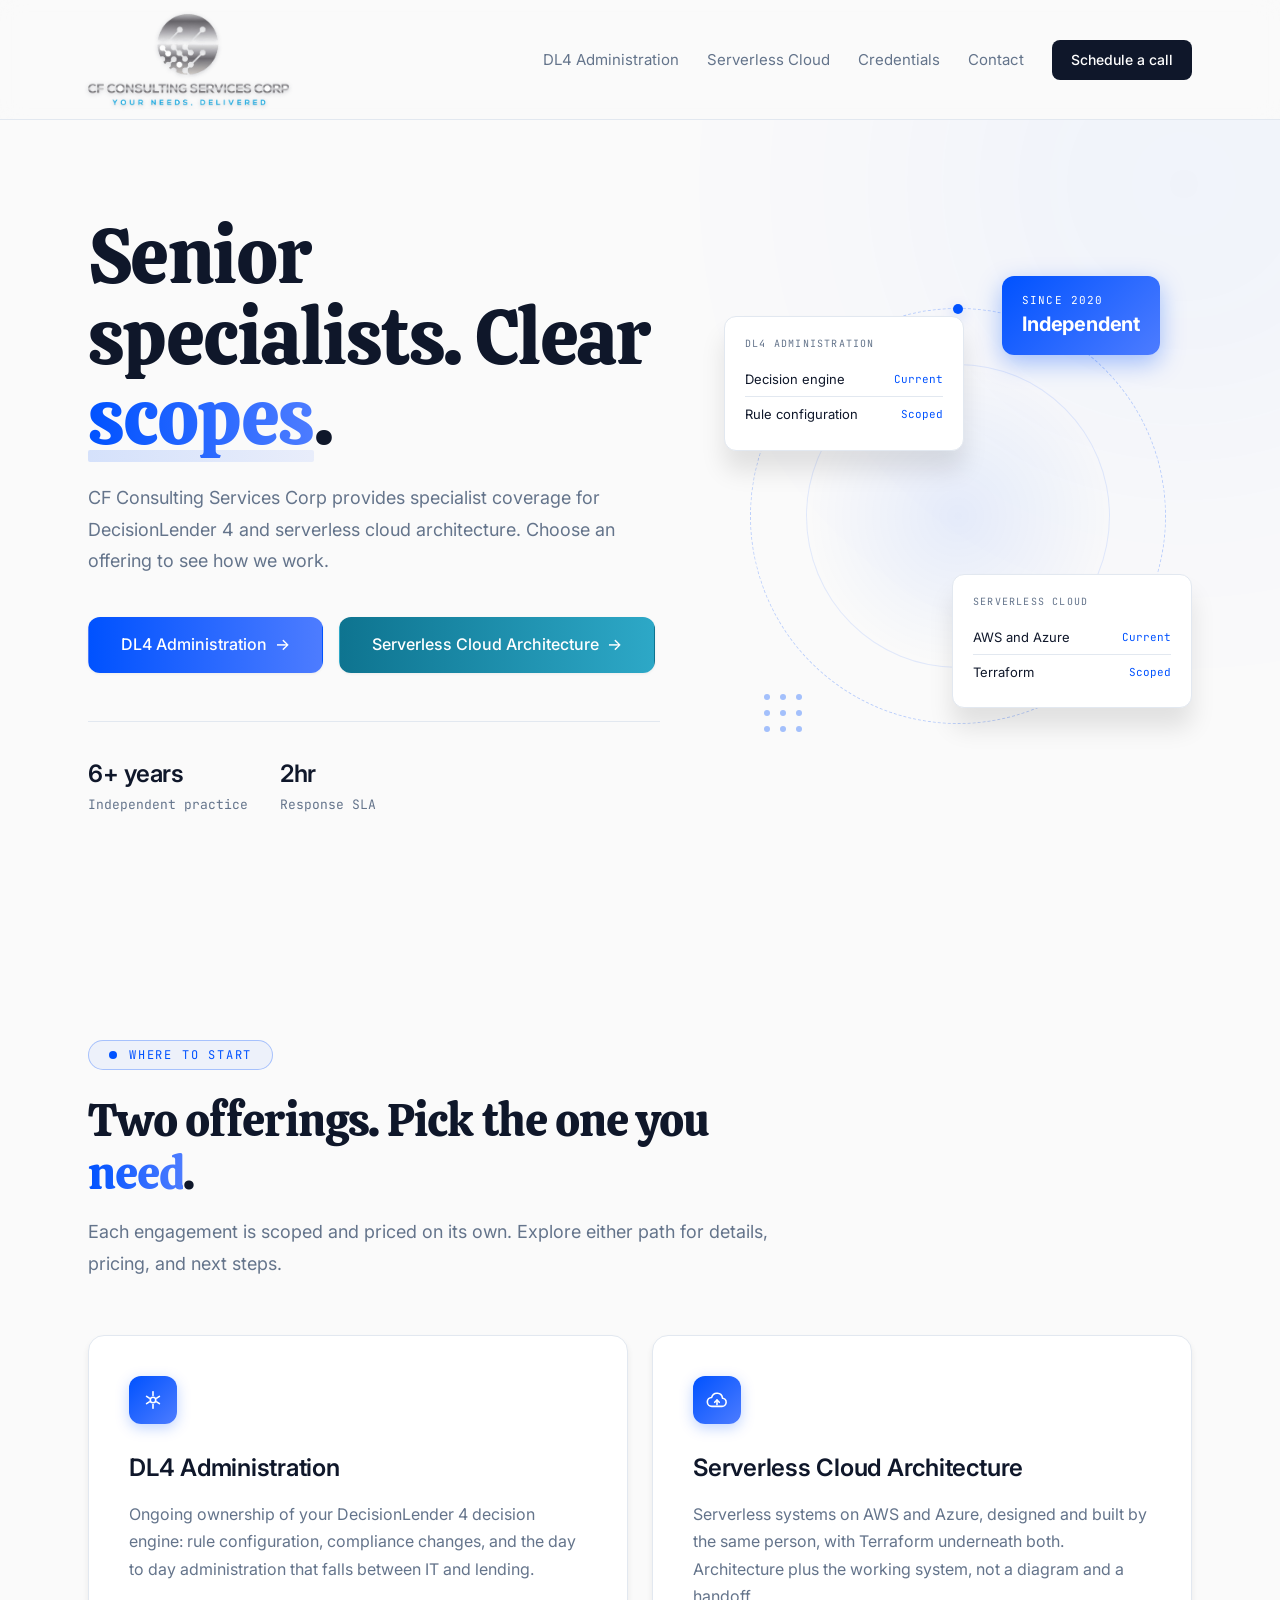
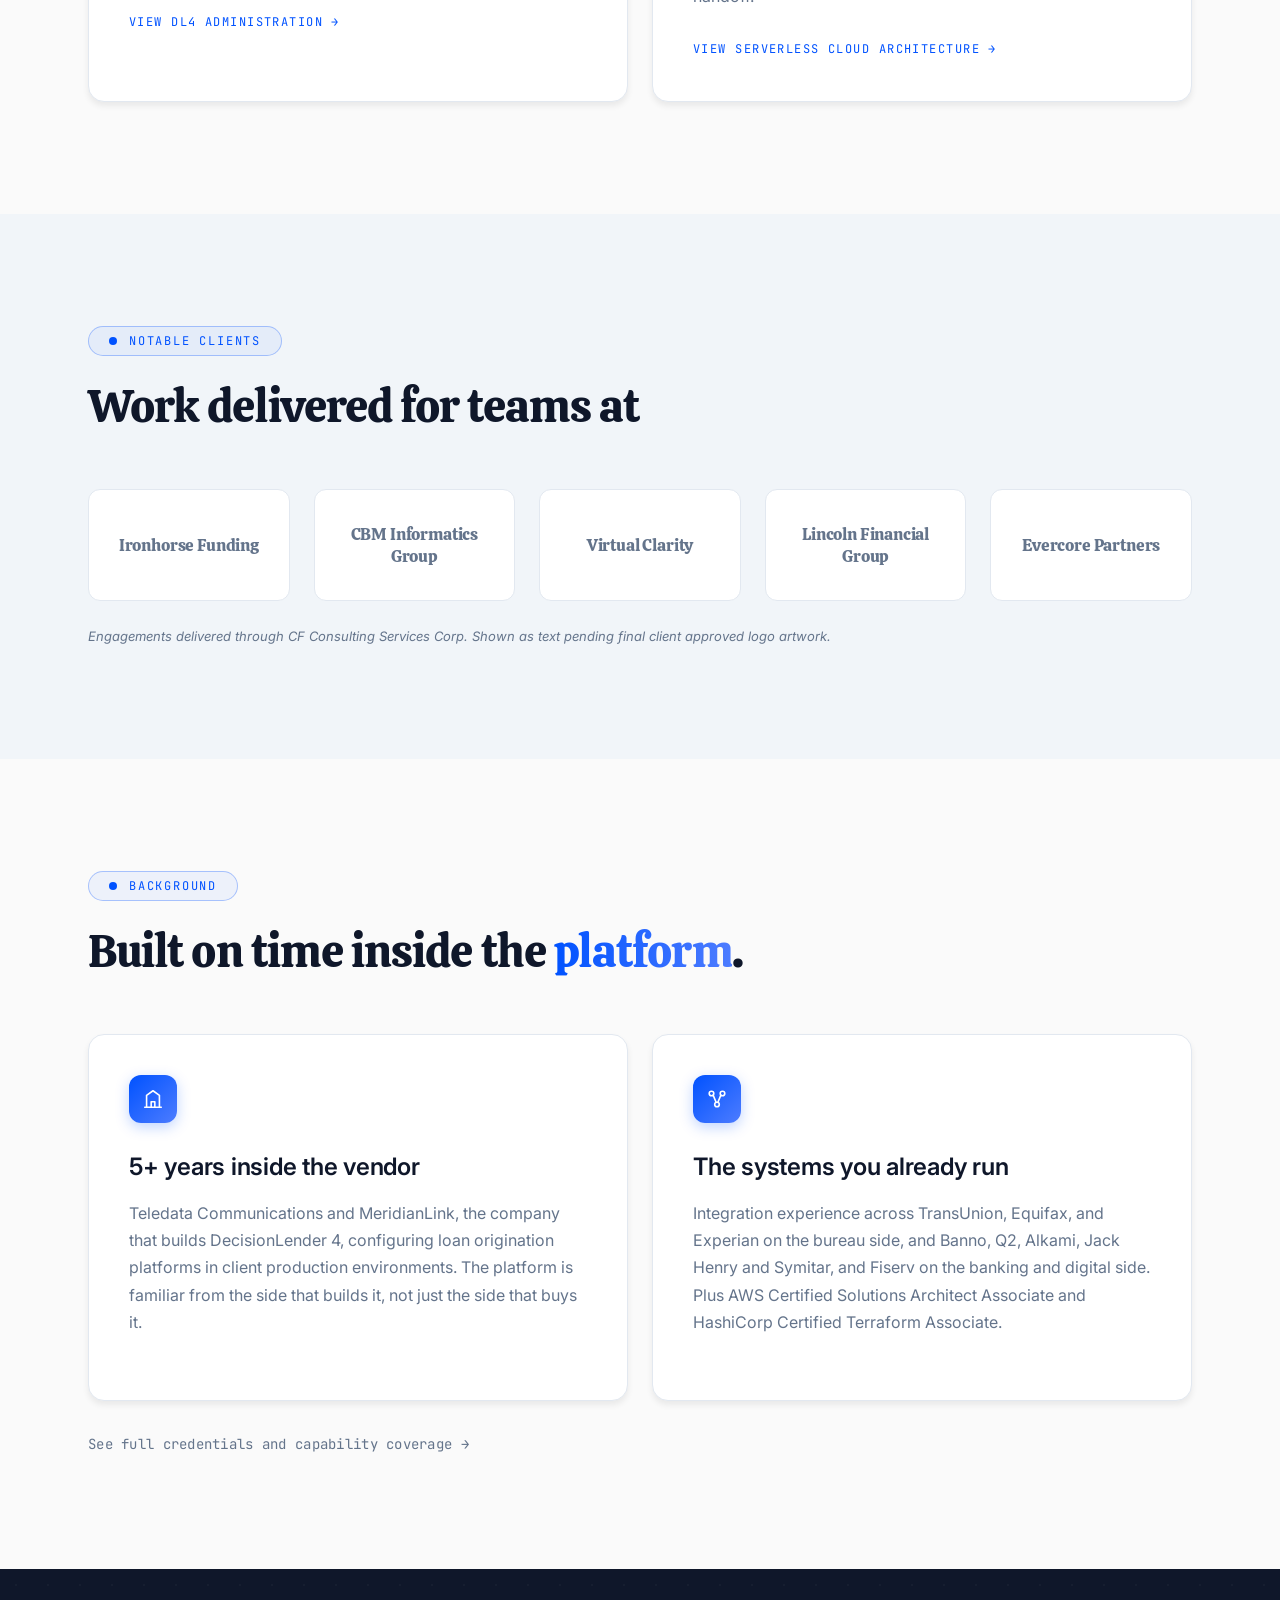
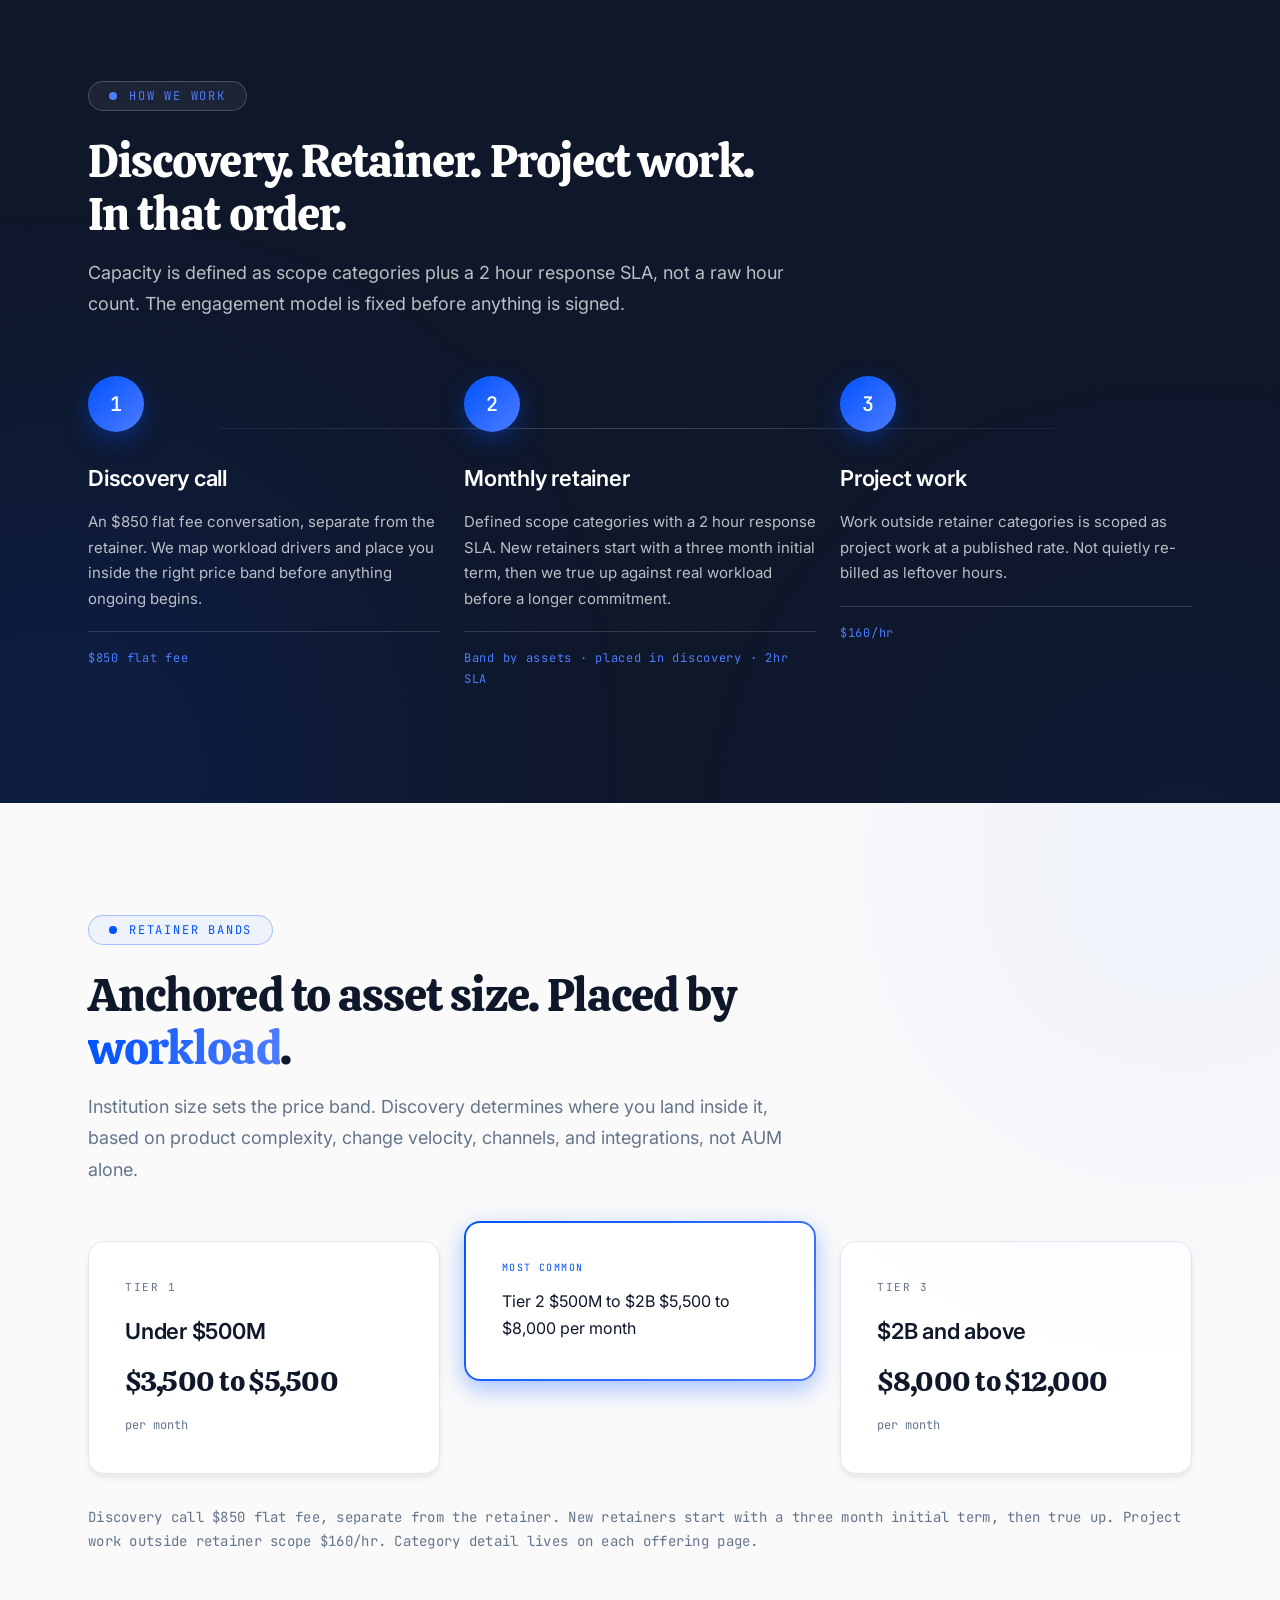
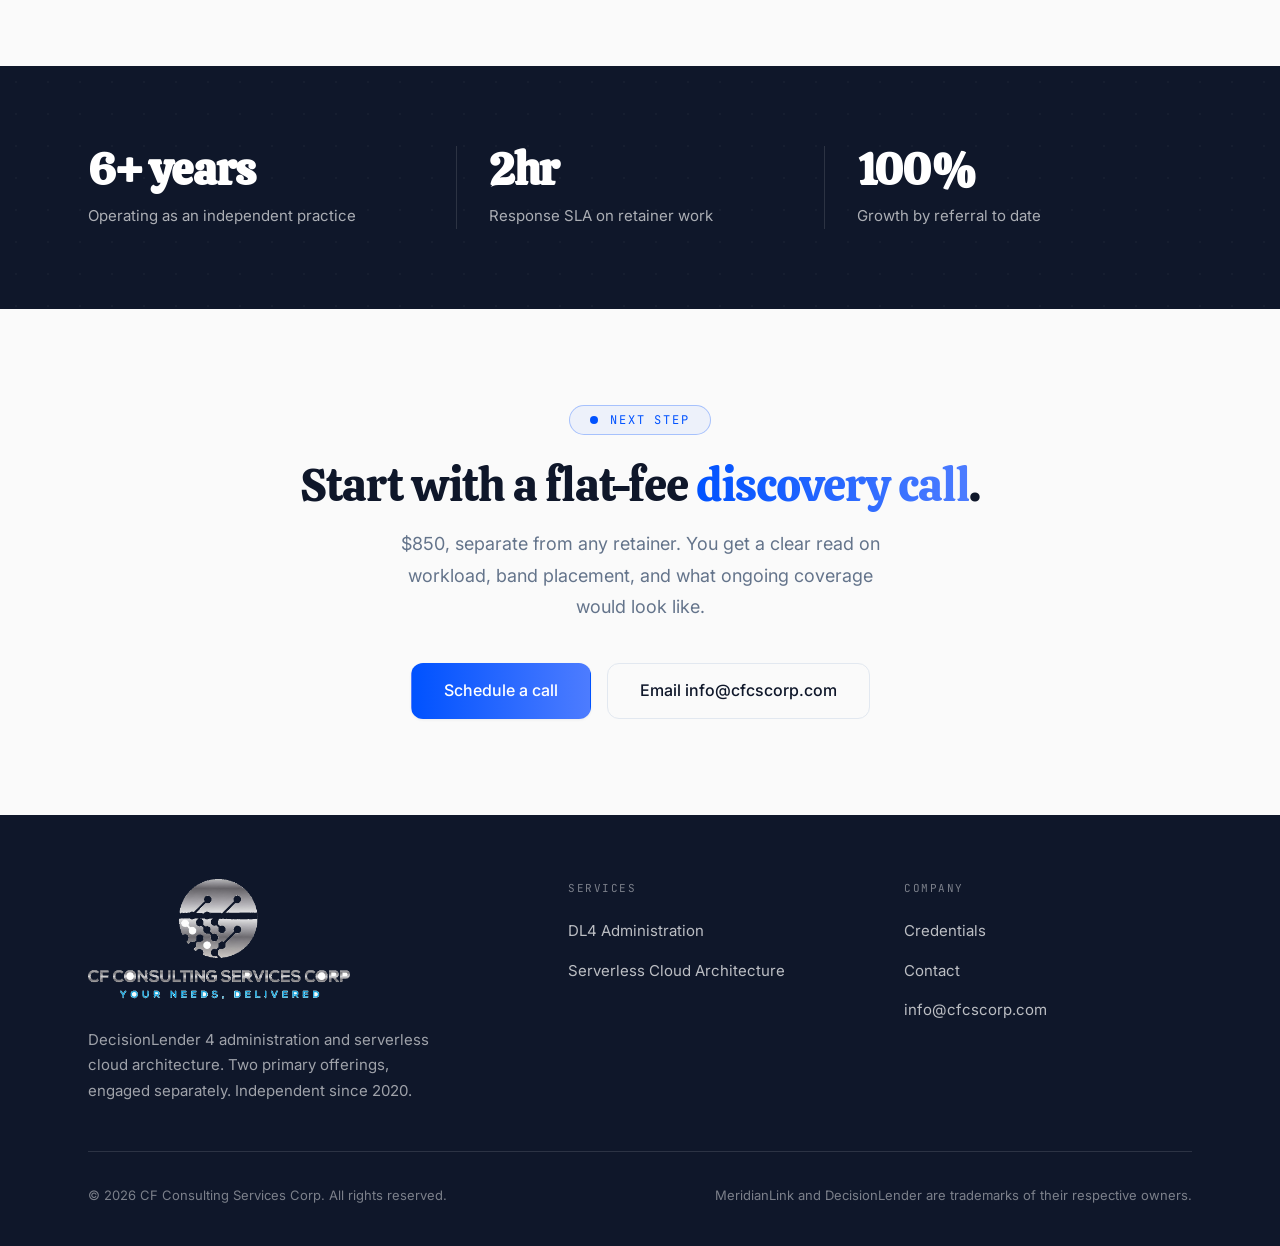
<file: index.html>
<!DOCTYPE html>
<html lang="en">
<head>
<meta charset="UTF-8">
<meta name="viewport" content="width=device-width, initial-scale=1">
<title>CF Consulting Services Corp</title>
<meta name="description" content="CF Consulting Services Corp is an independent consulting practice offering DecisionLender 4 administration and serverless cloud architecture as separate engagements.">
<link rel="preconnect" href="https://fonts.googleapis.com">
<link rel="preconnect" href="https://fonts.gstatic.com" crossorigin>
<link href="https://fonts.googleapis.com/css2?family=Calistoga&family=Inter:wght@400;500;600;700&family=JetBrains+Mono:wght@400;500&display=swap" rel="stylesheet">
<link rel="stylesheet" href="styles.css">
</head>
<body>
<a class="skip-link" href="#main">Skip to content</a>

<header class="site-header">
  <div class="inner">
    <a class="brand" href="index.html">
      <img class="brand-logo" src="assets/cfcs-logo.png?v=5" alt="CF Consulting Services Corp" width="230" height="94">
    </a>
    <button class="nav-toggle" aria-label="Open menu" aria-expanded="false" aria-controls="site-nav">
      <svg width="20" height="20" viewBox="0 0 24 24" fill="none" stroke="currentColor" stroke-width="2" aria-hidden="true"><path d="M3 6h18M3 12h18M3 18h18"/></svg>
    </button>
    <nav class="site-nav" id="site-nav">
      <ul>
        <li><a href="dl4-administration.html">DL4 Administration</a></li>
        <li><a href="aws-cloud-architecture.html">Serverless Cloud</a></li>
        <li><a href="credentials.html">Credentials</a></li>
        <li><a href="contact.html">Contact</a></li>
      </ul>
      <a href="contact.html" class="btn btn-primary btn-nav">Schedule a call</a>
    </nav>
  </div>
</header>

<main id="main">

  <!-- ===================== HERO ===================== -->
  <section class="hero">
    <div class="glow glow-tr" aria-hidden="true"></div>
    <div class="container">
      <div class="hero-grid">
        <div class="reveal">
          <h1 class="display-hero">Senior specialists. Clear <span class="underlined gradient-text">scopes</span>.</h1>
          <p class="lead">CF Consulting Services Corp provides specialist coverage for DecisionLender 4 and serverless cloud architecture. Choose an offering to see how we work.</p>
          <div class="hero-actions">
            <a href="dl4-administration.html" class="btn btn-primary btn-lg">DL4 Administration <span class="arrow" aria-hidden="true">&rarr;</span></a>
            <a href="aws-cloud-architecture.html" class="btn btn-primary btn-lg theme-cloud">Serverless Cloud Architecture <span class="arrow" aria-hidden="true">&rarr;</span></a>
          </div>
          <div class="hero-proof">
            <div><b>6+ years</b>Independent practice</div>
            <div><b>2hr</b>Response SLA</div>
          </div>
        </div>

        <div class="hero-figure" aria-hidden="true">
          <div class="ring"></div>
          <div class="ring-inner"></div>

          <div class="figure-badge">
            Since 2020
            <b>Independent</b>
          </div>

          <div class="float-card float-card-a">
            <span class="card-label">DL4 Administration</span>
            <div class="row"><span>Decision engine</span><span class="state">Current</span></div>
            <div class="row"><span>Rule configuration</span><span class="state">Scoped</span></div>
          </div>

          <div class="float-card float-card-b">
            <span class="card-label">Serverless Cloud</span>
            <div class="row"><span>AWS and Azure</span><span class="state">Current</span></div>
            <div class="row"><span>Terraform</span><span class="state">Scoped</span></div>
          </div>

          <div class="dot-grid">
            <i></i><i></i><i></i><i></i><i></i><i></i><i></i><i></i><i></i>
          </div>
        </div>
      </div>
    </div>
  </section>

  <!-- ===================== OFFERINGS ===================== -->
  <section class="section" id="offerings">
    <div class="container">
      <div class="section-head reveal">
        <div class="label"><span class="dot" aria-hidden="true"></span><span>Where to start</span></div>
        <h2 class="display-section">Two offerings. Pick the one you <span class="gradient-text">need</span>.</h2>
        <p class="lead">Each engagement is scoped and priced on its own. Explore either path for details, pricing, and next steps.</p>
      </div>

      <div class="offer-grid stagger">
        <article class="card">
          <div class="icon-badge" aria-hidden="true">
            <svg width="22" height="22" viewBox="0 0 24 24" fill="none" stroke="currentColor" stroke-width="1.75" stroke-linecap="round" stroke-linejoin="round"><path d="M12 3v4"/><path d="M12 17v4"/><circle cx="12" cy="12" r="3"/><path d="M5 8l3 2"/><path d="M16 14l3 2"/><path d="M19 8l-3 2"/><path d="M8 14l-3 2"/></svg>
          </div>
          <h3>DL4 Administration</h3>
          <p>Ongoing ownership of your DecisionLender 4 decision engine: rule configuration, compliance changes, and the day to day administration that falls between IT and lending.</p>
          <a class="more" href="dl4-administration.html">View DL4 Administration <span class="arrow" aria-hidden="true">&rarr;</span></a>
        </article>

        <article class="card">
          <div class="icon-badge" aria-hidden="true">
            <svg width="22" height="22" viewBox="0 0 24 24" fill="none" stroke="currentColor" stroke-width="1.75" stroke-linecap="round" stroke-linejoin="round"><path d="M17.5 19a4.5 4.5 0 0 0 .5-8.97A6 6 0 0 0 6.2 9.2 4.5 4.5 0 0 0 6.5 19z"/><path d="M12 12v5"/><path d="M9.5 14.5 12 12l2.5 2.5"/></svg>
          </div>
          <h3>Serverless Cloud Architecture</h3>
          <p>Serverless systems on AWS and Azure, designed and built by the same person, with Terraform underneath both. Architecture plus the working system, not a diagram and a handoff.</p>
          <a class="more" href="aws-cloud-architecture.html">View Serverless Cloud Architecture <span class="arrow" aria-hidden="true">&rarr;</span></a>
        </article>
      </div>
    </div>
  </section>

  <!-- ===================== CLIENTS ===================== -->
  <section class="section section-muted">
    <div class="container">
      <div class="section-head reveal">
        <div class="label"><span class="dot" aria-hidden="true"></span><span>Notable clients</span></div>
        <h2 class="display-section">Work delivered for teams at</h2>
      </div>

      <div class="logo-wall stagger">
        <div class="logo-tile"><span class="wordmark">Ironhorse Funding</span></div>
        <div class="logo-tile"><span class="wordmark">CBM Informatics Group</span></div>
        <div class="logo-tile"><span class="wordmark">Virtual Clarity</span></div>
        <div class="logo-tile"><span class="wordmark">Lincoln Financial Group</span></div>
        <div class="logo-tile"><span class="wordmark">Evercore Partners</span></div>
      </div>

      <p class="wall-note reveal">Engagements delivered through CF Consulting Services Corp. Shown as text pending final client approved logo artwork.</p>
    </div>
  </section>

  <!-- ===================== BACKGROUND ===================== -->
  <section class="section">
    <div class="container">
      <div class="section-head reveal">
        <div class="label"><span class="dot" aria-hidden="true"></span><span>Background</span></div>
        <h2 class="display-section">Built on time inside the <span class="gradient-text">platform</span>.</h2>
      </div>

      <div class="offer-grid stagger">
        <article class="card">
          <div class="icon-badge" aria-hidden="true">
            <svg width="22" height="22" viewBox="0 0 24 24" fill="none" stroke="currentColor" stroke-width="1.75" stroke-linecap="round" stroke-linejoin="round"><path d="M3 21h18"/><path d="M5 21V8l7-5 7 5v13"/><path d="M10 21v-6h4v6"/></svg>
          </div>
          <h3>5+ years inside the vendor</h3>
          <p>Teledata Communications and MeridianLink, the company that builds DecisionLender 4, configuring loan origination platforms in client production environments. The platform is familiar from the side that builds it, not just the side that buys it.</p>
        </article>
        <article class="card">
          <div class="icon-badge" aria-hidden="true">
            <svg width="22" height="22" viewBox="0 0 24 24" fill="none" stroke="currentColor" stroke-width="1.75" stroke-linecap="round" stroke-linejoin="round"><circle cx="6" cy="6" r="2.5"/><circle cx="18" cy="6" r="2.5"/><circle cx="12" cy="18" r="2.5"/><path d="M7.8 7.8 11 15.5"/><path d="M16.2 7.8 13 15.5"/></svg>
          </div>
          <h3>The systems you already run</h3>
          <p>Integration experience across TransUnion, Equifax, and Experian on the bureau side, and Banno, Q2, Alkami, Jack Henry and Symitar, and Fiserv on the banking and digital side. Plus AWS Certified Solutions Architect Associate and HashiCorp Certified Terraform Associate.</p>
        </article>
      </div>

      <p class="pricing-fine reveal"><a class="more" href="credentials.html">See full credentials and capability coverage <span class="arrow" aria-hidden="true">&rarr;</span></a></p>
    </div>
  </section>

  <!-- ===================== PROCESS (INVERTED) ===================== -->
  <section class="section section-invert">
    <div class="glow glow-bl" aria-hidden="true"></div>
    <div class="container">
      <div class="section-head reveal">
        <div class="label on-dark"><span class="dot" aria-hidden="true"></span><span>How we work</span></div>
        <h2 class="display-section">Discovery. Retainer. Project work.<br>In that order.</h2>
        <p class="lead">Capacity is defined as scope categories plus a 2 hour response SLA, not a raw hour count. The engagement model is fixed before anything is signed.</p>
      </div>

      <ol class="timeline stagger">
        <li class="stage">
          <div class="stage-no">1</div>
          <h3>Discovery call</h3>
          <p>An $850 flat fee conversation, separate from the retainer. We map workload drivers and place you inside the right price band before anything ongoing begins.</p>
          <span class="price-note">$850 flat fee</span>
        </li>
        <li class="stage">
          <div class="stage-no">2</div>
          <h3>Monthly retainer</h3>
          <p>Defined scope categories with a 2 hour response SLA. New retainers start with a three month initial term, then we true up against real workload before a longer commitment.</p>
          <span class="price-note">Band by assets · placed in discovery · 2hr SLA</span>
        </li>
        <li class="stage">
          <div class="stage-no">3</div>
          <h3>Project work</h3>
          <p>Work outside retainer categories is scoped as project work at a published rate. Not quietly re-billed as leftover hours.</p>
          <span class="price-note">$160/hr</span>
        </li>
      </ol>
    </div>
  </section>

  <!-- ===================== PRICING ===================== -->
  <section class="section">
    <div class="glow glow-tr" aria-hidden="true"></div>
    <div class="container">
      <div class="section-head reveal">
        <div class="label"><span class="dot" aria-hidden="true"></span><span>Retainer bands</span></div>
        <h2 class="display-section">Anchored to asset size. Placed by <span class="gradient-text">workload</span>.</h2>
        <p class="lead">Institution size sets the price band. Discovery determines where you land inside it, based on product complexity, change velocity, channels, and integrations, not AUM alone.</p>
      </div>

      <div class="tier-grid stagger">
        <div class="tier">
          <span class="tier-name">Tier 1</span>
          <span class="tier-size">Under $500M</span>
          <span class="tier-price">$3,500 to $5,500</span>
          <span class="tier-cadence">per month</span>
        </div>

        <div class="tier-featured">
          <div class="tier-body">
            <span class="tier-flag">Most common</span>
            <span class="tier-name">Tier 2</span>
            <span class="tier-size">$500M to $2B</span>
            <span class="tier-price">$5,500 to $8,000</span>
            <span class="tier-cadence">per month</span>
          </div>
        </div>

        <div class="tier">
          <span class="tier-name">Tier 3</span>
          <span class="tier-size">$2B and above</span>
          <span class="tier-price">$8,000 to $12,000</span>
          <span class="tier-cadence">per month</span>
        </div>
      </div>

      <p class="pricing-fine reveal">Discovery call $850 flat fee, separate from the retainer. New retainers start with a three month initial term, then true up. Project work outside retainer scope $160/hr. Category detail lives on each offering page.</p>
    </div>
  </section>

  <!-- ===================== STATS (INVERTED) ===================== -->
  <section class="section-invert section-tight">
    <div class="container">
      <div class="stat-grid stagger">
        <div class="stat"><b>6+ years</b><span>Operating as an independent practice</span></div>
        <div class="stat"><b>2hr</b><span>Response SLA on retainer work</span></div>
        <div class="stat"><b>100%</b><span>Growth by referral to date</span></div>
      </div>
    </div>
  </section>

  <!-- ===================== CTA ===================== -->
  <section class="cta">
    <div class="container">
      <div class="reveal">
        <div class="label"><span class="dot" aria-hidden="true"></span><span>Next step</span></div>
        <h2 class="display-section">Start with a flat-fee <span class="gradient-text">discovery call</span>.</h2>
        <p class="lead">$850, separate from any retainer. You get a clear read on workload, band placement, and what ongoing coverage would look like.</p>
        <div class="cta-actions">
          <a href="contact.html" class="btn btn-primary btn-lg">Schedule a call</a>
          <a href="mailto:info@cfcscorp.com" class="btn btn-outline btn-lg">Email info@cfcscorp.com</a>
        </div>
      </div>
    </div>
  </section>

</main>

<footer class="site-footer">
  <div class="container">
    <div class="footer-top">
      <div>
        <a class="brand" href="index.html">
      <img class="brand-logo" src="assets/cfcs-logo.png?v=5" alt="CF Consulting Services Corp" width="230" height="94">
    </a>
        <p class="blurb">DecisionLender 4 administration and serverless cloud architecture. Two primary offerings, engaged separately. Independent since 2020.</p>
      </div>
      <div class="footer-col">
        <h4>Services</h4>
        <ul>
          <li><a href="dl4-administration.html">DL4 Administration</a></li>
          <li><a href="aws-cloud-architecture.html">Serverless Cloud Architecture</a></li>
        </ul>
      </div>
      <div class="footer-col">
        <h4>Company</h4>
        <ul>
          <li><a href="credentials.html">Credentials</a></li>
          <li><a href="contact.html">Contact</a></li>
          <li><a href="mailto:info@cfcscorp.com">info@cfcscorp.com</a></li>
        </ul>
      </div>
    </div>
    <div class="footer-bottom">
      <span>&copy; 2026 CF Consulting Services Corp. All rights reserved.</span>
      <span>MeridianLink and DecisionLender are trademarks of their respective owners.</span>
    </div>
  </div>
</footer>

<script src="script.js"></script>
</body>
</html>
</file>
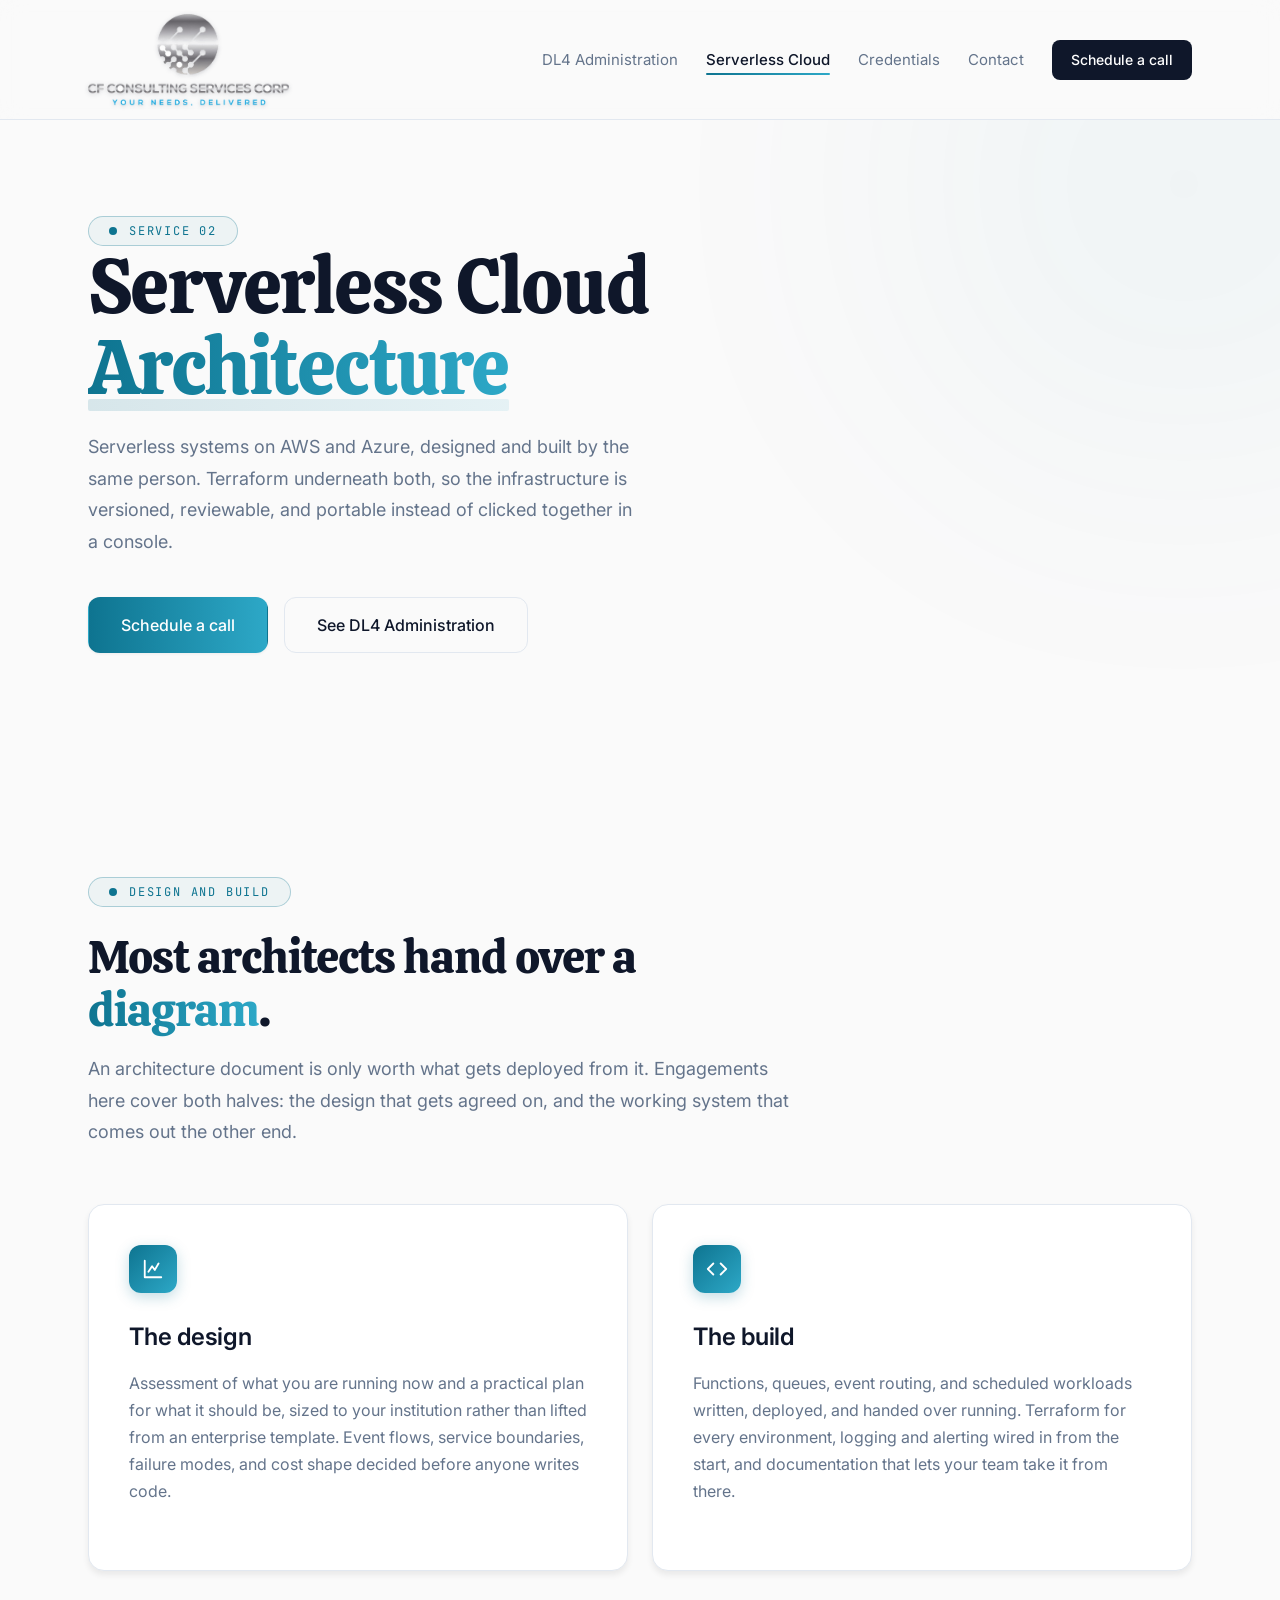
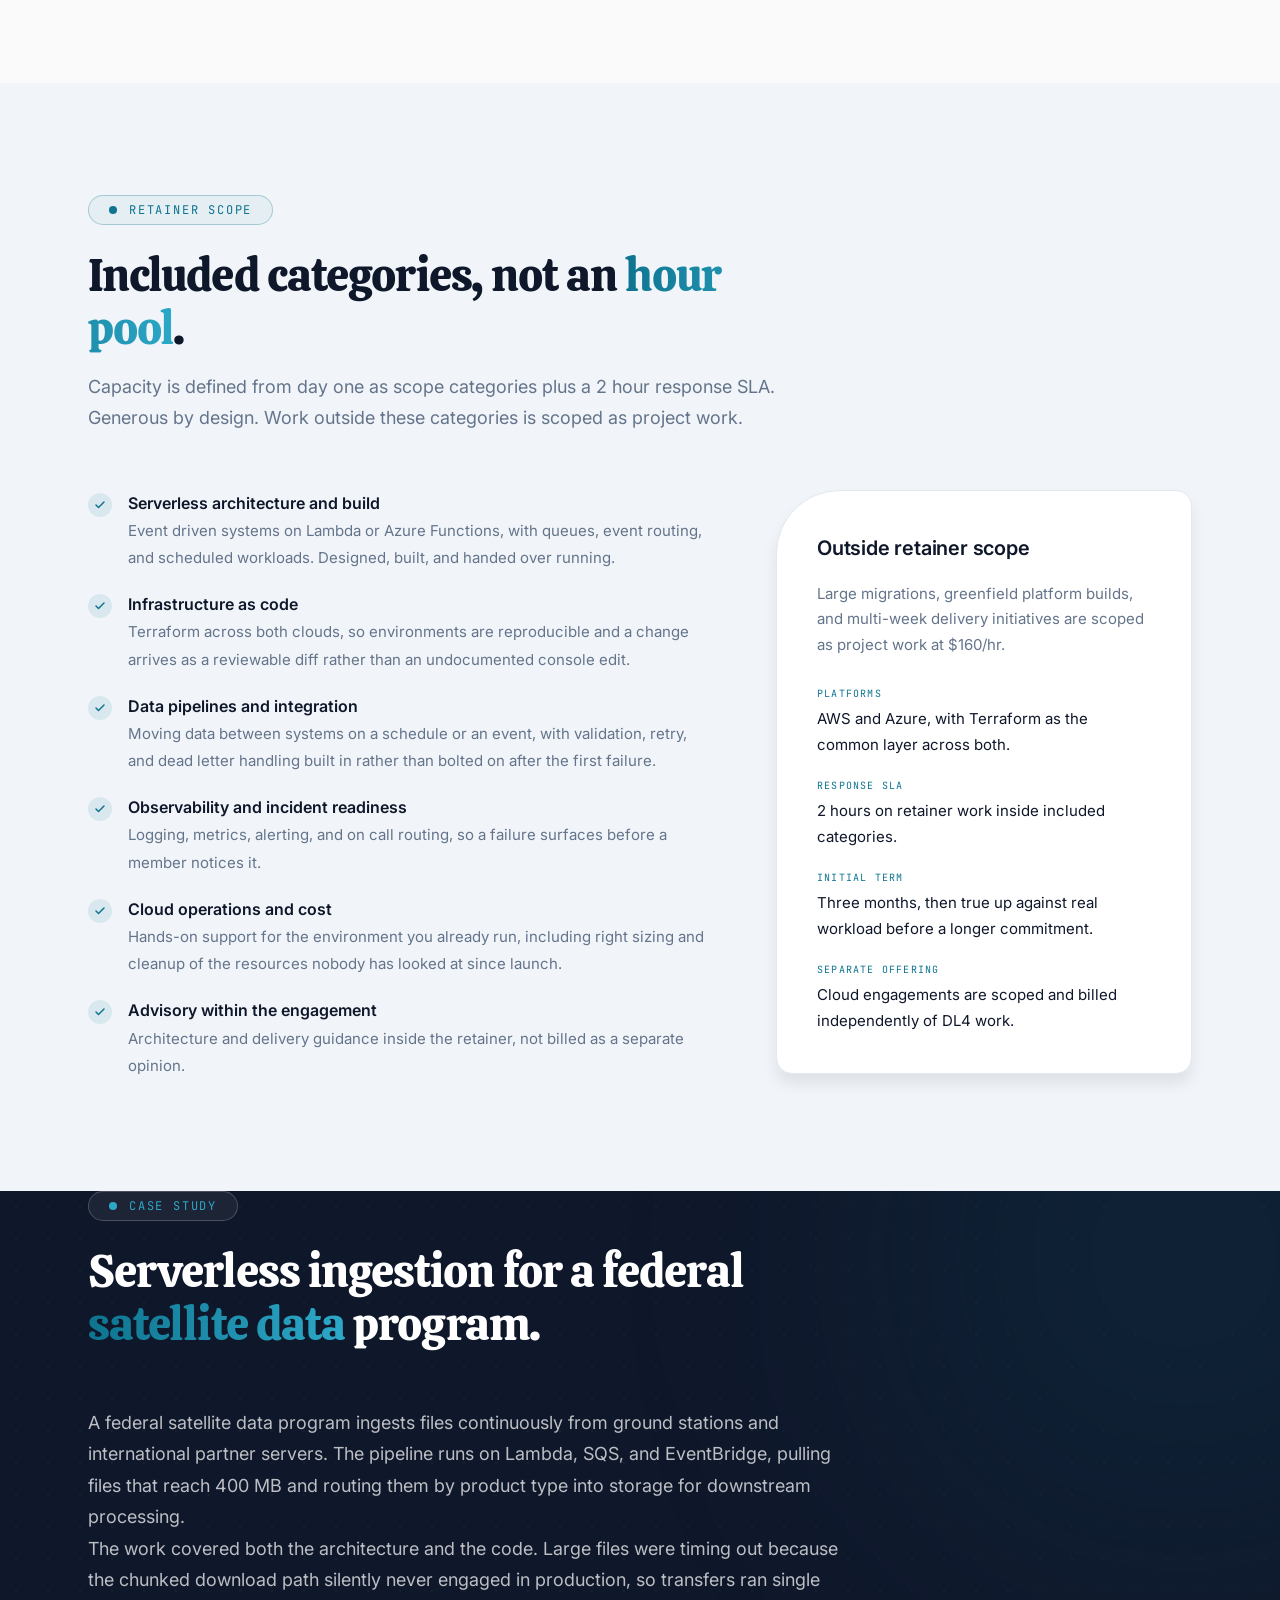
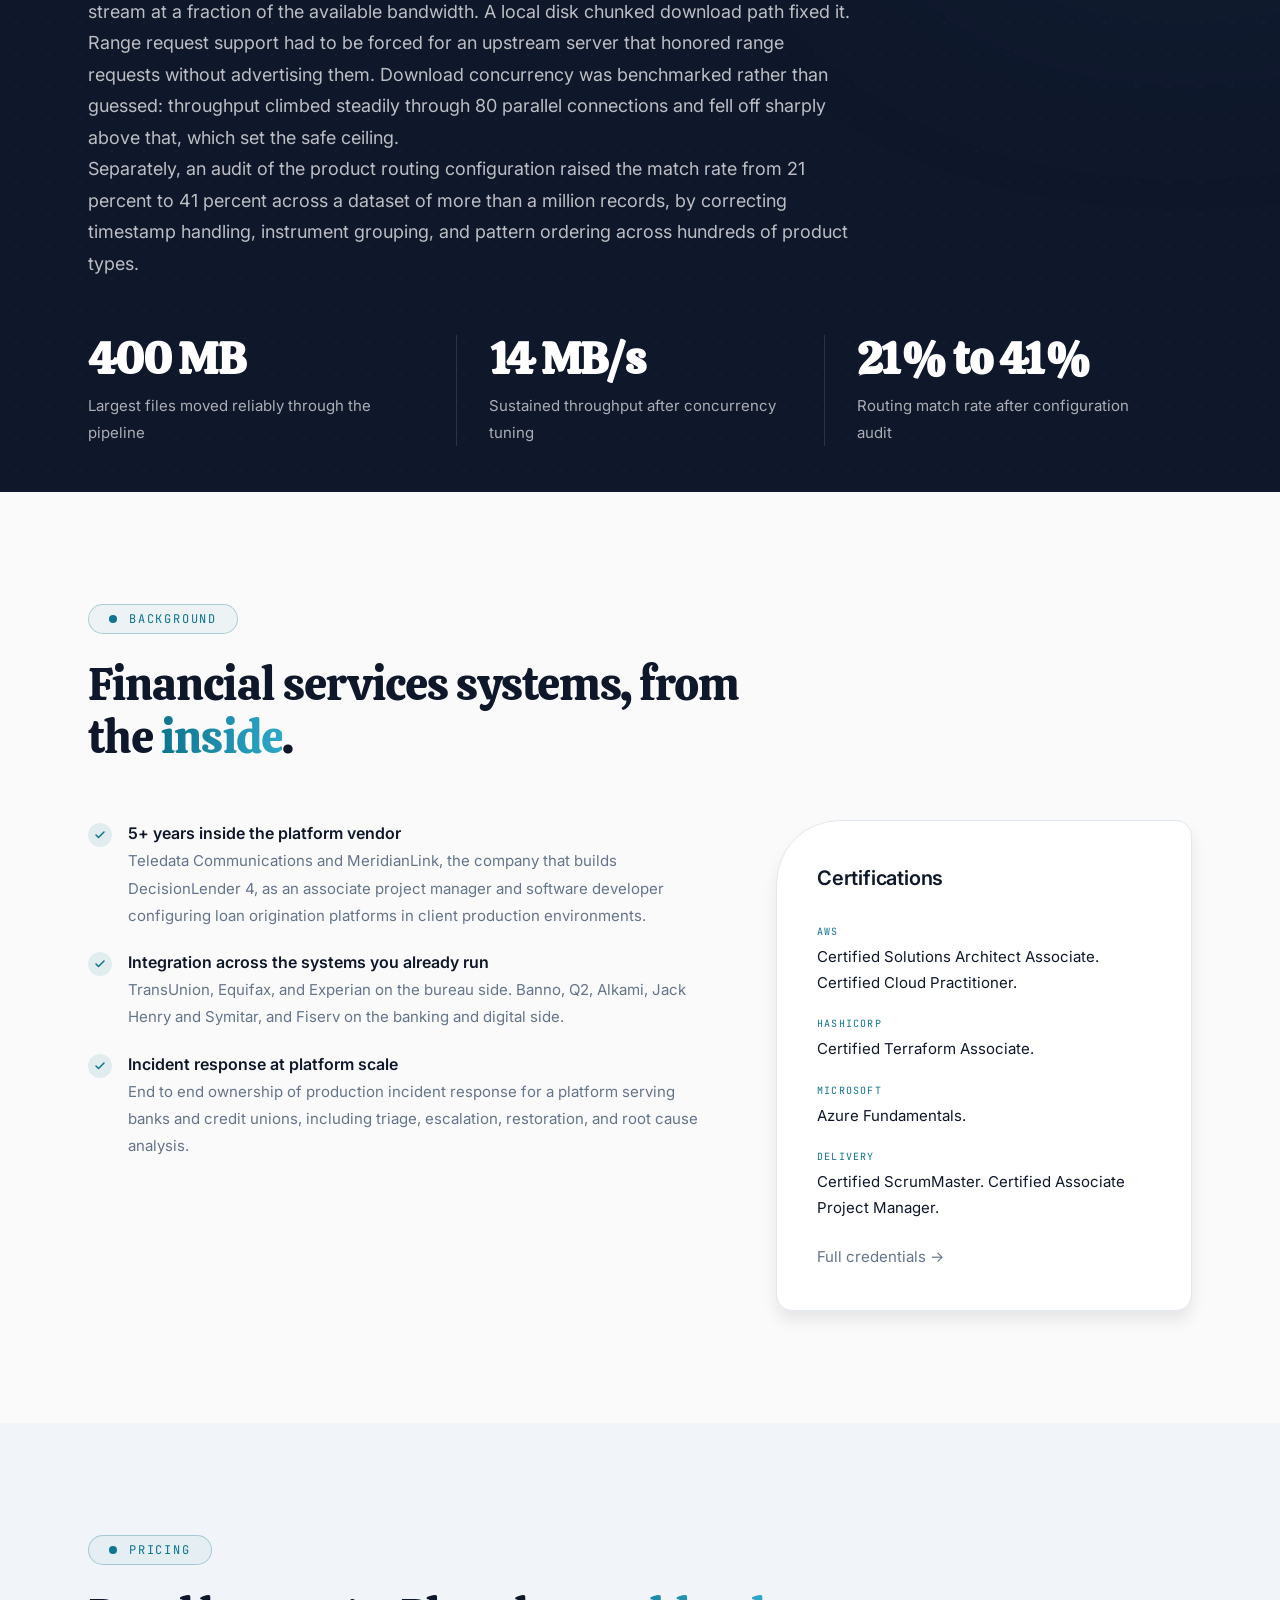
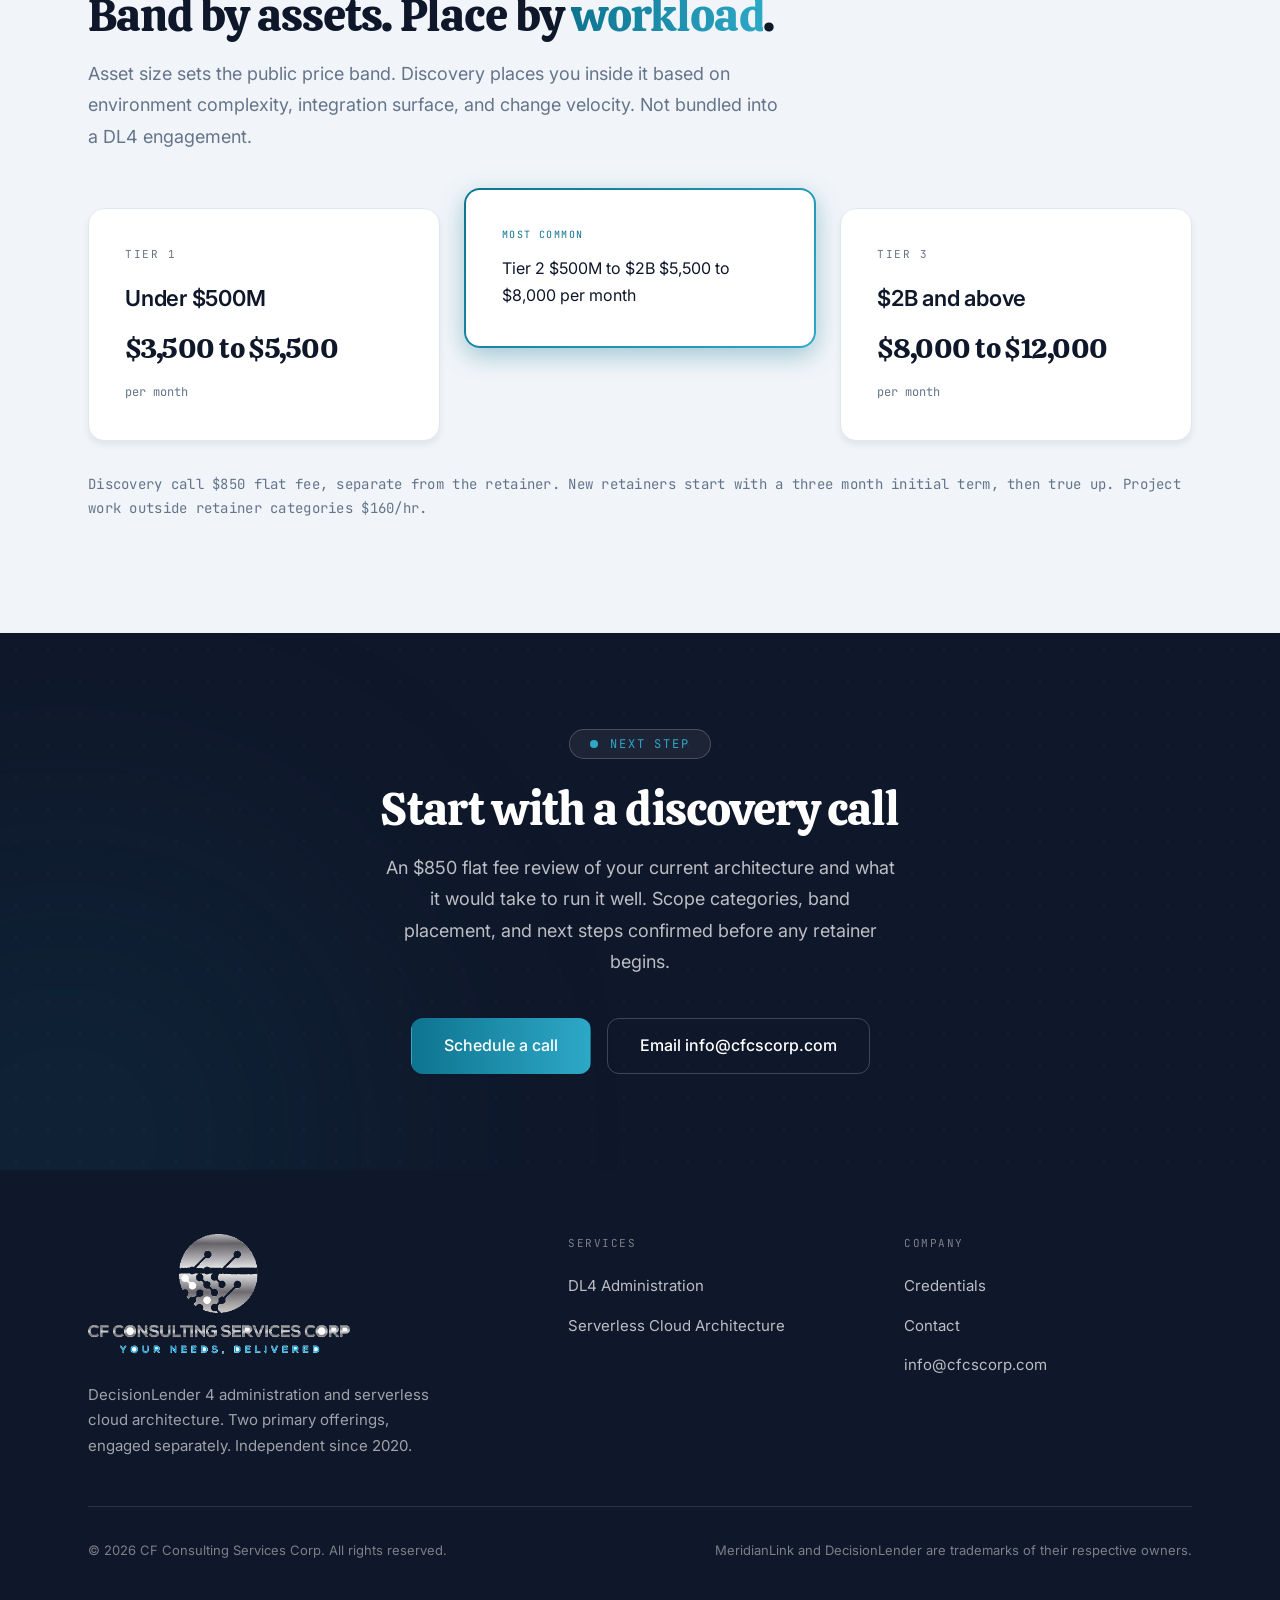
<file: aws-cloud-architecture.html>
<!DOCTYPE html>
<html lang="en">
<head>
<meta charset="UTF-8">
<meta name="viewport" content="width=device-width, initial-scale=1">
<title>Serverless Cloud Architecture | CF Consulting Services Corp</title>
<meta name="description" content="Serverless architecture and hands-on build work across AWS and Azure, unified by Terraform. Designed and delivered by the engineer who builds it.">
<link rel="preconnect" href="https://fonts.googleapis.com">
<link rel="preconnect" href="https://fonts.gstatic.com" crossorigin>
<link href="https://fonts.googleapis.com/css2?family=Calistoga&family=Inter:wght@400;500;600;700&family=JetBrains+Mono:wght@400;500&display=swap" rel="stylesheet">
<link rel="stylesheet" href="styles.css">
</head>
<body class="theme-cloud">
<a class="skip-link" href="#main">Skip to content</a>

<header class="site-header">
  <div class="inner">
    <a class="brand" href="index.html">
      <img class="brand-logo" src="assets/cfcs-logo.png?v=5" alt="CF Consulting Services Corp" width="230" height="94">
    </a>
    <button class="nav-toggle" aria-label="Open menu" aria-expanded="false" aria-controls="site-nav">
      <svg width="20" height="20" viewBox="0 0 24 24" fill="none" stroke="currentColor" stroke-width="2" aria-hidden="true"><path d="M3 6h18M3 12h18M3 18h18"/></svg>
    </button>
    <nav class="site-nav" id="site-nav">
      <ul>
        <li><a href="dl4-administration.html">DL4 Administration</a></li>
        <li><a href="aws-cloud-architecture.html" aria-current="page">Serverless Cloud</a></li>
        <li><a href="credentials.html">Credentials</a></li>
        <li><a href="contact.html">Contact</a></li>
      </ul>
      <a href="contact.html" class="btn btn-primary btn-nav">Schedule a call</a>
    </nav>
  </div>
</header>

<main id="main">

  <section class="hero">
    <div class="glow glow-tr" aria-hidden="true"></div>
    <div class="container">
      <div class="reveal" style="max-width:52rem;">
        <div class="label"><span class="dot" aria-hidden="true"></span><span>Service 02</span></div>
        <h1 class="display-hero">Serverless Cloud <span class="underlined gradient-text">Architecture</span></h1>
        <p class="lead">Serverless systems on AWS and Azure, designed and built by the same person. Terraform underneath both, so the infrastructure is versioned, reviewable, and portable instead of clicked together in a console.</p>
        <div class="hero-actions">
          <a href="contact.html" class="btn btn-primary btn-lg">Schedule a call</a>
          <a href="dl4-administration.html" class="btn btn-outline btn-lg">See DL4 Administration</a>
        </div>
      </div>
    </div>
  </section>

  <section class="section">
    <div class="container">
      <div class="section-head reveal">
        <div class="label"><span class="dot" aria-hidden="true"></span><span>Design and build</span></div>
        <h2 class="display-section">Most architects hand over a <span class="gradient-text">diagram</span>.</h2>
        <p class="lead">An architecture document is only worth what gets deployed from it. Engagements here cover both halves: the design that gets agreed on, and the working system that comes out the other end.</p>
      </div>

      <div class="offer-grid stagger">
        <article class="card">
          <div class="icon-badge" aria-hidden="true">
            <svg width="22" height="22" viewBox="0 0 24 24" fill="none" stroke="currentColor" stroke-width="2" stroke-linecap="round" stroke-linejoin="round"><path d="M3 3v18h18"/><path d="m7 15 4-6 3 4 4-7"/></svg>
          </div>
          <h3>The design</h3>
          <p>Assessment of what you are running now and a practical plan for what it should be, sized to your institution rather than lifted from an enterprise template. Event flows, service boundaries, failure modes, and cost shape decided before anyone writes code.</p>
        </article>
        <article class="card">
          <div class="icon-badge" aria-hidden="true">
            <svg width="22" height="22" viewBox="0 0 24 24" fill="none" stroke="currentColor" stroke-width="2" stroke-linecap="round" stroke-linejoin="round"><path d="m8 6-6 6 6 6"/><path d="m16 6 6 6-6 6"/></svg>
          </div>
          <h3>The build</h3>
          <p>Functions, queues, event routing, and scheduled workloads written, deployed, and handed over running. Terraform for every environment, logging and alerting wired in from the start, and documentation that lets your team take it from there.</p>
        </article>
      </div>
    </div>
  </section>

  <section class="section section-muted">
    <div class="container">
      <div class="section-head reveal">
        <div class="label"><span class="dot" aria-hidden="true"></span><span>Retainer scope</span></div>
        <h2 class="display-section">Included categories, not an <span class="gradient-text">hour pool</span>.</h2>
        <p class="lead">Capacity is defined from day one as scope categories plus a 2 hour response SLA. Generous by design. Work outside these categories is scoped as project work.</p>
      </div>

      <div class="split">
        <ul class="feature-list reveal">
          <li>
            <span class="tick" aria-hidden="true"><svg width="12" height="12" viewBox="0 0 24 24" fill="none" stroke="currentColor" stroke-width="3" stroke-linecap="round" stroke-linejoin="round"><path d="M20 6 9 17l-5-5"/></svg></span>
            <div><strong>Serverless architecture and build</strong><span>Event driven systems on Lambda or Azure Functions, with queues, event routing, and scheduled workloads. Designed, built, and handed over running.</span></div>
          </li>
          <li>
            <span class="tick" aria-hidden="true"><svg width="12" height="12" viewBox="0 0 24 24" fill="none" stroke="currentColor" stroke-width="3" stroke-linecap="round" stroke-linejoin="round"><path d="M20 6 9 17l-5-5"/></svg></span>
            <div><strong>Infrastructure as code</strong><span>Terraform across both clouds, so environments are reproducible and a change arrives as a reviewable diff rather than an undocumented console edit.</span></div>
          </li>
          <li>
            <span class="tick" aria-hidden="true"><svg width="12" height="12" viewBox="0 0 24 24" fill="none" stroke="currentColor" stroke-width="3" stroke-linecap="round" stroke-linejoin="round"><path d="M20 6 9 17l-5-5"/></svg></span>
            <div><strong>Data pipelines and integration</strong><span>Moving data between systems on a schedule or an event, with validation, retry, and dead letter handling built in rather than bolted on after the first failure.</span></div>
          </li>
          <li>
            <span class="tick" aria-hidden="true"><svg width="12" height="12" viewBox="0 0 24 24" fill="none" stroke="currentColor" stroke-width="3" stroke-linecap="round" stroke-linejoin="round"><path d="M20 6 9 17l-5-5"/></svg></span>
            <div><strong>Observability and incident readiness</strong><span>Logging, metrics, alerting, and on call routing, so a failure surfaces before a member notices it.</span></div>
          </li>
          <li>
            <span class="tick" aria-hidden="true"><svg width="12" height="12" viewBox="0 0 24 24" fill="none" stroke="currentColor" stroke-width="3" stroke-linecap="round" stroke-linejoin="round"><path d="M20 6 9 17l-5-5"/></svg></span>
            <div><strong>Cloud operations and cost</strong><span>Hands-on support for the environment you already run, including right sizing and cleanup of the resources nobody has looked at since launch.</span></div>
          </li>
          <li>
            <span class="tick" aria-hidden="true"><svg width="12" height="12" viewBox="0 0 24 24" fill="none" stroke="currentColor" stroke-width="3" stroke-linecap="round" stroke-linejoin="round"><path d="M20 6 9 17l-5-5"/></svg></span>
            <div><strong>Advisory within the engagement</strong><span>Architecture and delivery guidance inside the retainer, not billed as a separate opinion.</span></div>
          </li>
        </ul>

        <aside class="aside-card reveal">
          <h3>Outside retainer scope</h3>
          <p>Large migrations, greenfield platform builds, and multi-week delivery initiatives are scoped as project work at $160/hr.</p>
          <dl>
            <div><dt>Platforms</dt><dd>AWS and Azure, with Terraform as the common layer across both.</dd></div>
            <div><dt>Response SLA</dt><dd>2 hours on retainer work inside included categories.</dd></div>
            <div><dt>Initial term</dt><dd>Three months, then true up against real workload before a longer commitment.</dd></div>
            <div><dt>Separate offering</dt><dd>Cloud engagements are scoped and billed independently of DL4 work.</dd></div>
          </dl>
        </aside>
      </div>
    </div>
  </section>

  <section class="section-invert">
    <div class="dot-grid" aria-hidden="true"></div>
    <div class="glow glow-tr" aria-hidden="true"></div>
    <div class="container">
      <div class="section-head reveal">
        <div class="label on-dark"><span class="dot" aria-hidden="true"></span><span>Case study</span></div>
        <h2 class="display-section">Serverless ingestion for a federal <span class="gradient-text">satellite data</span> program.</h2>
      </div>

      <div class="reveal" style="max-width:48rem;">
        <p class="lead">A federal satellite data program ingests files continuously from ground stations and international partner servers. The pipeline runs on Lambda, SQS, and EventBridge, pulling files that reach 400 MB and routing them by product type into storage for downstream processing.</p>
        <p class="lead">The work covered both the architecture and the code. Large files were timing out because the chunked download path silently never engaged in production, so transfers ran single stream at a fraction of the available bandwidth. A local disk chunked download path fixed it. Range request support had to be forced for an upstream server that honored range requests without advertising them. Download concurrency was benchmarked rather than guessed: throughput climbed steadily through 80 parallel connections and fell off sharply above that, which set the safe ceiling.</p>
        <p class="lead">Separately, an audit of the product routing configuration raised the match rate from 21 percent to 41 percent across a dataset of more than a million records, by correcting timestamp handling, instrument grouping, and pattern ordering across hundreds of product types.</p>
      </div>

      <div class="stat-grid reveal" style="margin-top:3.5rem;">
        <div class="stat"><b>400 MB</b><span>Largest files moved reliably through the pipeline</span></div>
        <div class="stat"><b>14 MB/s</b><span>Sustained throughput after concurrency tuning</span></div>
        <div class="stat"><b>21% to 41%</b><span>Routing match rate after configuration audit</span></div>
      </div>

      <p class="wall-note reveal" style="color:rgba(255,255,255,0.55);">Client and program not named at their preference. Further detail available under NDA on a call.</p>
    </div>
  </section>

  <section class="section">
    <div class="container">
      <div class="section-head reveal">
        <div class="label"><span class="dot" aria-hidden="true"></span><span>Background</span></div>
        <h2 class="display-section">Financial services systems, from the <span class="gradient-text">inside</span>.</h2>
      </div>

      <div class="split">
        <ul class="feature-list reveal">
          <li>
            <span class="tick" aria-hidden="true"><svg width="12" height="12" viewBox="0 0 24 24" fill="none" stroke="currentColor" stroke-width="3" stroke-linecap="round" stroke-linejoin="round"><path d="M20 6 9 17l-5-5"/></svg></span>
            <div><strong>5+ years inside the platform vendor</strong><span>Teledata Communications and MeridianLink, the company that builds DecisionLender 4, as an associate project manager and software developer configuring loan origination platforms in client production environments.</span></div>
          </li>
          <li>
            <span class="tick" aria-hidden="true"><svg width="12" height="12" viewBox="0 0 24 24" fill="none" stroke="currentColor" stroke-width="3" stroke-linecap="round" stroke-linejoin="round"><path d="M20 6 9 17l-5-5"/></svg></span>
            <div><strong>Integration across the systems you already run</strong><span>TransUnion, Equifax, and Experian on the bureau side. Banno, Q2, Alkami, Jack Henry and Symitar, and Fiserv on the banking and digital side.</span></div>
          </li>
          <li>
            <span class="tick" aria-hidden="true"><svg width="12" height="12" viewBox="0 0 24 24" fill="none" stroke="currentColor" stroke-width="3" stroke-linecap="round" stroke-linejoin="round"><path d="M20 6 9 17l-5-5"/></svg></span>
            <div><strong>Incident response at platform scale</strong><span>End to end ownership of production incident response for a platform serving banks and credit unions, including triage, escalation, restoration, and root cause analysis.</span></div>
          </li>
        </ul>

        <aside class="aside-card reveal">
          <h3>Certifications</h3>
          <dl>
            <div><dt>AWS</dt><dd>Certified Solutions Architect Associate. Certified Cloud Practitioner.</dd></div>
            <div><dt>HashiCorp</dt><dd>Certified Terraform Associate.</dd></div>
            <div><dt>Microsoft</dt><dd>Azure Fundamentals.</dd></div>
            <div><dt>Delivery</dt><dd>Certified ScrumMaster. Certified Associate Project Manager.</dd></div>
          </dl>
          <p style="margin-top:1.5rem;"><a class="more" href="credentials.html">Full credentials <span class="arrow" aria-hidden="true">&rarr;</span></a></p>
        </aside>
      </div>
    </div>
  </section>

  <section class="section section-muted">
    <div class="container">
      <div class="section-head reveal">
        <div class="label"><span class="dot" aria-hidden="true"></span><span>Pricing</span></div>
        <h2 class="display-section">Band by assets. Place by <span class="gradient-text">workload</span>.</h2>
        <p class="lead">Asset size sets the public price band. Discovery places you inside it based on environment complexity, integration surface, and change velocity. Not bundled into a DL4 engagement.</p>
      </div>

      <div class="tier-grid stagger">
        <div class="tier">
          <span class="tier-name">Tier 1</span>
          <span class="tier-size">Under $500M</span>
          <span class="tier-price">$3,500 to $5,500</span>
          <span class="tier-cadence">per month</span>
        </div>
        <div class="tier-featured">
          <div class="tier-body">
            <span class="tier-flag">Most common</span>
            <span class="tier-name">Tier 2</span>
            <span class="tier-size">$500M to $2B</span>
            <span class="tier-price">$5,500 to $8,000</span>
            <span class="tier-cadence">per month</span>
          </div>
        </div>
        <div class="tier">
          <span class="tier-name">Tier 3</span>
          <span class="tier-size">$2B and above</span>
          <span class="tier-price">$8,000 to $12,000</span>
          <span class="tier-cadence">per month</span>
        </div>
      </div>

      <p class="pricing-fine reveal">Discovery call $850 flat fee, separate from the retainer. New retainers start with a three month initial term, then true up. Project work outside retainer categories $160/hr.</p>
    </div>
  </section>

  <section class="section-invert cta">
    <div class="glow glow-bl" aria-hidden="true"></div>
    <div class="container">
      <div class="reveal">
        <div class="label on-dark"><span class="dot" aria-hidden="true"></span><span>Next step</span></div>
        <h2 class="display-section">Start with a discovery call</h2>
        <p class="lead">An $850 flat fee review of your current architecture and what it would take to run it well. Scope categories, band placement, and next steps confirmed before any retainer begins.</p>
        <div class="cta-actions">
          <a href="contact.html" class="btn btn-primary btn-lg">Schedule a call</a>
          <a href="mailto:info@cfcscorp.com" class="btn btn-outline on-dark btn-lg">Email info@cfcscorp.com</a>
        </div>
      </div>
    </div>
  </section>

</main>

<footer class="site-footer">
  <div class="container">
    <div class="footer-top">
      <div>
        <a class="brand" href="index.html">
      <img class="brand-logo" src="assets/cfcs-logo.png?v=5" alt="CF Consulting Services Corp" width="230" height="94">
    </a>
        <p class="blurb">DecisionLender 4 administration and serverless cloud architecture. Two primary offerings, engaged separately. Independent since 2020.</p>
      </div>
      <div class="footer-col">
        <h4>Services</h4>
        <ul>
          <li><a href="dl4-administration.html">DL4 Administration</a></li>
          <li><a href="aws-cloud-architecture.html">Serverless Cloud Architecture</a></li>
        </ul>
      </div>
      <div class="footer-col">
        <h4>Company</h4>
        <ul>
          <li><a href="credentials.html">Credentials</a></li>
          <li><a href="contact.html">Contact</a></li>
          <li><a href="mailto:info@cfcscorp.com">info@cfcscorp.com</a></li>
        </ul>
      </div>
    </div>
    <div class="footer-bottom">
      <span>&copy; 2026 CF Consulting Services Corp. All rights reserved.</span>
      <span>MeridianLink and DecisionLender are trademarks of their respective owners.</span>
    </div>
  </div>
</footer>

<script src="script.js"></script>
</body>
</html>
</file>
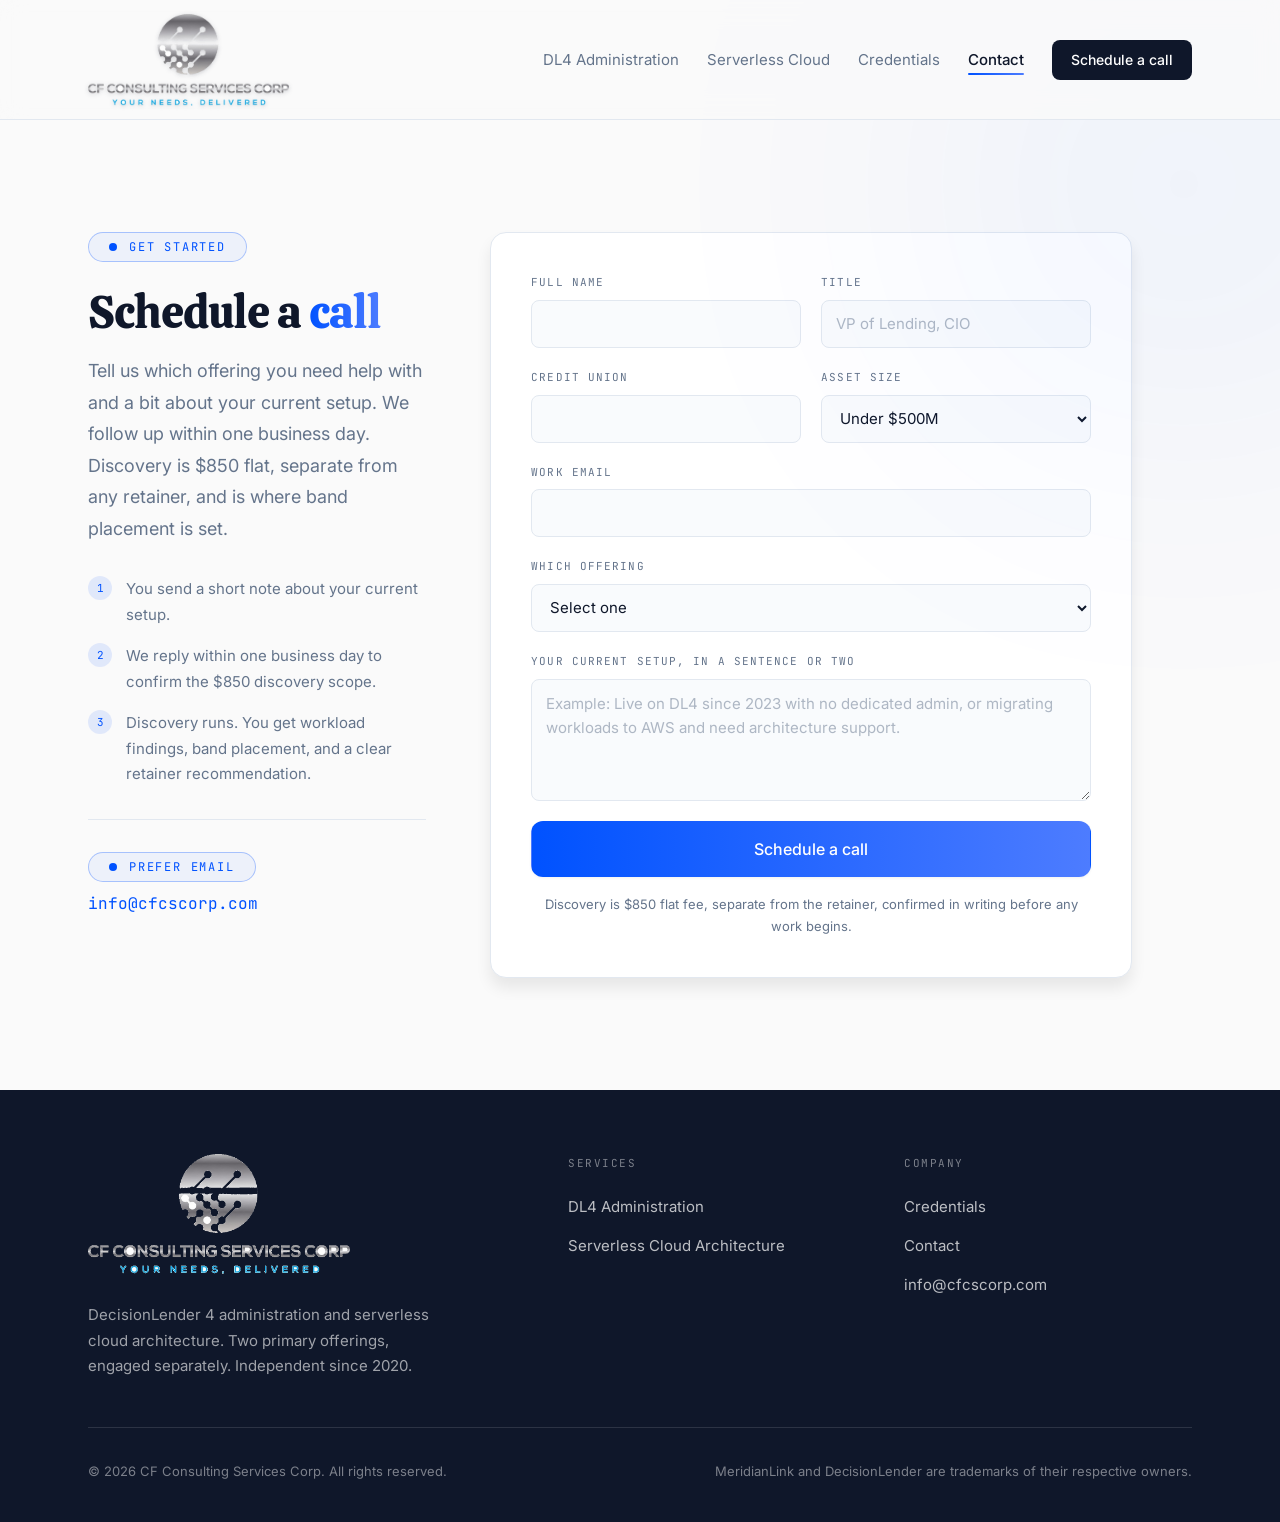
<file: contact.html>
<!DOCTYPE html>
<html lang="en">
<head>
<meta charset="UTF-8">
<meta name="viewport" content="width=device-width, initial-scale=1">
<title>Contact | CF Consulting Services Corp</title>
<meta name="description" content="Schedule a call with CF Consulting Services Corp, or email info@cfcscorp.com.">
<link rel="preconnect" href="https://fonts.googleapis.com">
<link rel="preconnect" href="https://fonts.gstatic.com" crossorigin>
<link href="https://fonts.googleapis.com/css2?family=Calistoga&family=Inter:wght@400;500;600;700&family=JetBrains+Mono:wght@400;500&display=swap" rel="stylesheet">
<link rel="stylesheet" href="styles.css">
</head>
<body>
<a class="skip-link" href="#main">Skip to content</a>

<header class="site-header">
  <div class="inner">
    <a class="brand" href="index.html">
      <img class="brand-logo" src="assets/cfcs-logo.png?v=5" alt="CF Consulting Services Corp" width="230" height="94">
    </a>
    <button class="nav-toggle" aria-label="Open menu" aria-expanded="false" aria-controls="site-nav">
      <svg width="20" height="20" viewBox="0 0 24 24" fill="none" stroke="currentColor" stroke-width="2" aria-hidden="true"><path d="M3 6h18M3 12h18M3 18h18"/></svg>
    </button>
    <nav class="site-nav" id="site-nav">
      <ul>
        <li><a href="dl4-administration.html">DL4 Administration</a></li>
        <li><a href="aws-cloud-architecture.html">Serverless Cloud</a></li>
        <li><a href="credentials.html">Credentials</a></li>
        <li><a href="contact.html" aria-current="page">Contact</a></li>
      </ul>
      <a href="contact.html" class="btn btn-primary btn-nav">Schedule a call</a>
    </nav>
  </div>
</header>

<main id="main">

  <section class="section">
    <div class="glow glow-tr" aria-hidden="true"></div>
    <div class="container">
      <div class="contact-grid">

        <div class="contact-aside reveal">
          <div class="label"><span class="dot" aria-hidden="true"></span><span>Get started</span></div>
          <h1 class="display-section" style="margin:1.5rem 0 1rem;">Schedule a <span class="gradient-text">call</span></h1>
          <p class="lead">Tell us which offering you need help with and a bit about your current setup. We follow up within one business day. Discovery is $850 flat, separate from any retainer, and is where band placement is set.</p>

          <ul class="expect-list">
            <li><span class="num" aria-hidden="true">1</span><span>You send a short note about your current setup.</span></li>
            <li><span class="num" aria-hidden="true">2</span><span>We reply within one business day to confirm the $850 discovery scope.</span></li>
            <li><span class="num" aria-hidden="true">3</span><span>Discovery runs. You get workload findings, band placement, and a clear retainer recommendation.</span></li>
          </ul>

          <div class="direct">
            <div class="label"><span class="dot" aria-hidden="true"></span><span>Prefer email</span></div>
            <a href="mailto:info@cfcscorp.com">info@cfcscorp.com</a>
          </div>
        </div>

        <!--
          DEV NOTE: static form for GitHub Pages.
          Wire the action below to a real endpoint before launch, for example
          Formspree (https://formspree.io), Getform, or a Lambda behind API Gateway.
          Replace YOUR_FORM_ID. The mailto link always works as a fallback.
        -->
        <form class="audit-form reveal" action="https://formspree.io/f/YOUR_FORM_ID" method="POST">
          <div class="form-row">
            <div class="field">
              <label for="name">Full name</label>
              <input id="name" name="name" type="text" autocomplete="name" required>
            </div>
            <div class="field">
              <label for="title">Title</label>
              <input id="title" name="title" type="text" autocomplete="organization-title" placeholder="VP of Lending, CIO">
            </div>
          </div>

          <div class="form-row">
            <div class="field">
              <label for="institution">Credit union</label>
              <input id="institution" name="institution" type="text" autocomplete="organization" required>
            </div>
            <div class="field">
              <label for="assets">Asset size</label>
              <select id="assets" name="assets">
                <option>Under $500M</option>
                <option>$500M to $2B</option>
                <option>$2B and above</option>
              </select>
            </div>
          </div>

          <div class="form-row">
            <div class="field full">
              <label for="email">Work email</label>
              <input id="email" name="email" type="email" autocomplete="email" required>
            </div>
          </div>

          <div class="form-row">
            <div class="field full">
              <label for="service">Which offering</label>
              <select id="service" name="service" required>
                <option value="">Select one</option>
                <option>DL4 Administration</option>
                <option>Serverless Cloud Architecture</option>
                <option>Both, as separate engagements</option>
                <option>Not sure yet</option>
              </select>
            </div>
          </div>

          <div class="form-row">
            <div class="field full">
              <label for="message">Your current setup, in a sentence or two</label>
              <textarea id="message" name="message" rows="4" placeholder="Example: Live on DL4 since 2023 with no dedicated admin, or migrating workloads to AWS and need architecture support."></textarea>
            </div>
          </div>

          <button type="submit" class="btn btn-primary btn-lg btn-block">Schedule a call</button>
          <p class="form-fine">Discovery is $850 flat fee, separate from the retainer, confirmed in writing before any work begins.</p>
        </form>

      </div>
    </div>
  </section>

</main>

<footer class="site-footer">
  <div class="container">
    <div class="footer-top">
      <div>
        <a class="brand" href="index.html">
      <img class="brand-logo" src="assets/cfcs-logo.png?v=5" alt="CF Consulting Services Corp" width="230" height="94">
    </a>
        <p class="blurb">DecisionLender 4 administration and serverless cloud architecture. Two primary offerings, engaged separately. Independent since 2020.</p>
      </div>
      <div class="footer-col">
        <h4>Services</h4>
        <ul>
          <li><a href="dl4-administration.html">DL4 Administration</a></li>
          <li><a href="aws-cloud-architecture.html">Serverless Cloud Architecture</a></li>
        </ul>
      </div>
      <div class="footer-col">
        <h4>Company</h4>
        <ul>
          <li><a href="credentials.html">Credentials</a></li>
          <li><a href="contact.html">Contact</a></li>
          <li><a href="mailto:info@cfcscorp.com">info@cfcscorp.com</a></li>
        </ul>
      </div>
    </div>
    <div class="footer-bottom">
      <span>&copy; 2026 CF Consulting Services Corp. All rights reserved.</span>
      <span>MeridianLink and DecisionLender are trademarks of their respective owners.</span>
    </div>
  </div>
</footer>

<script src="script.js"></script>
</body>
</html>
</file>
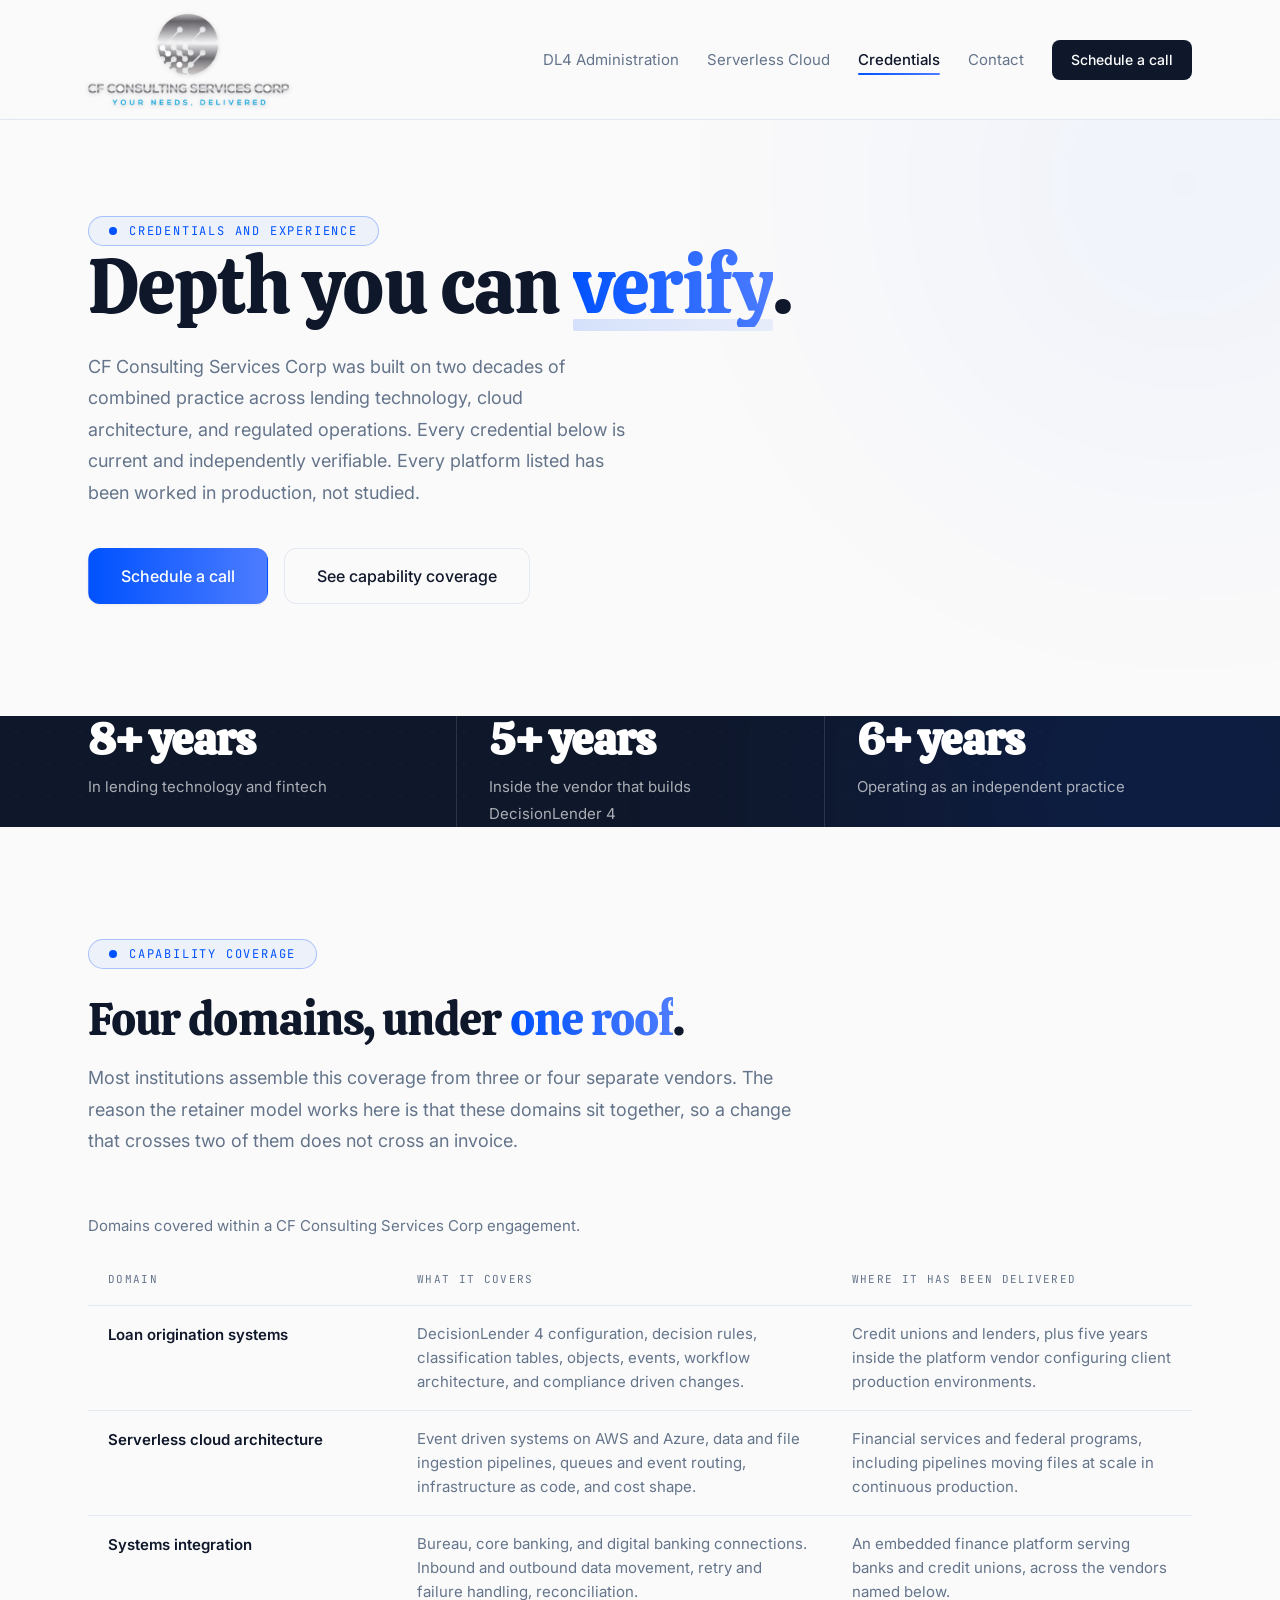
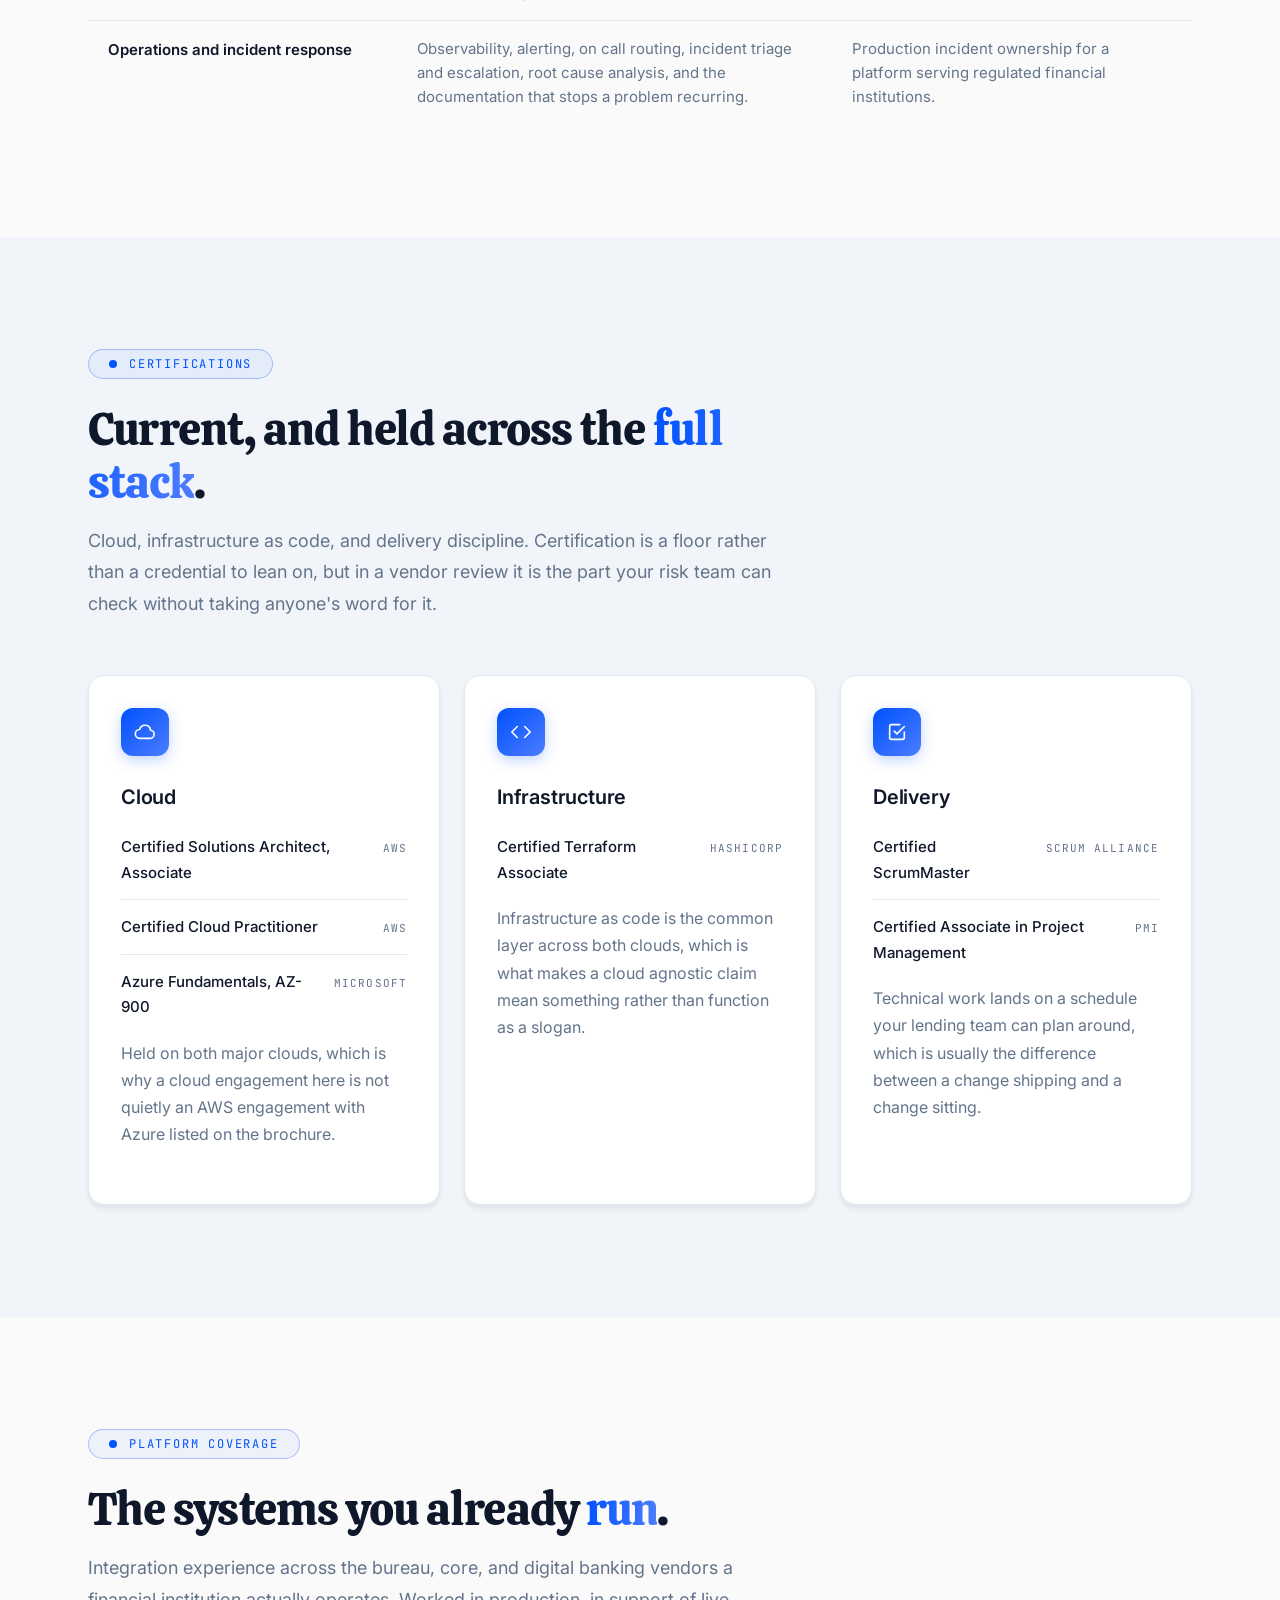
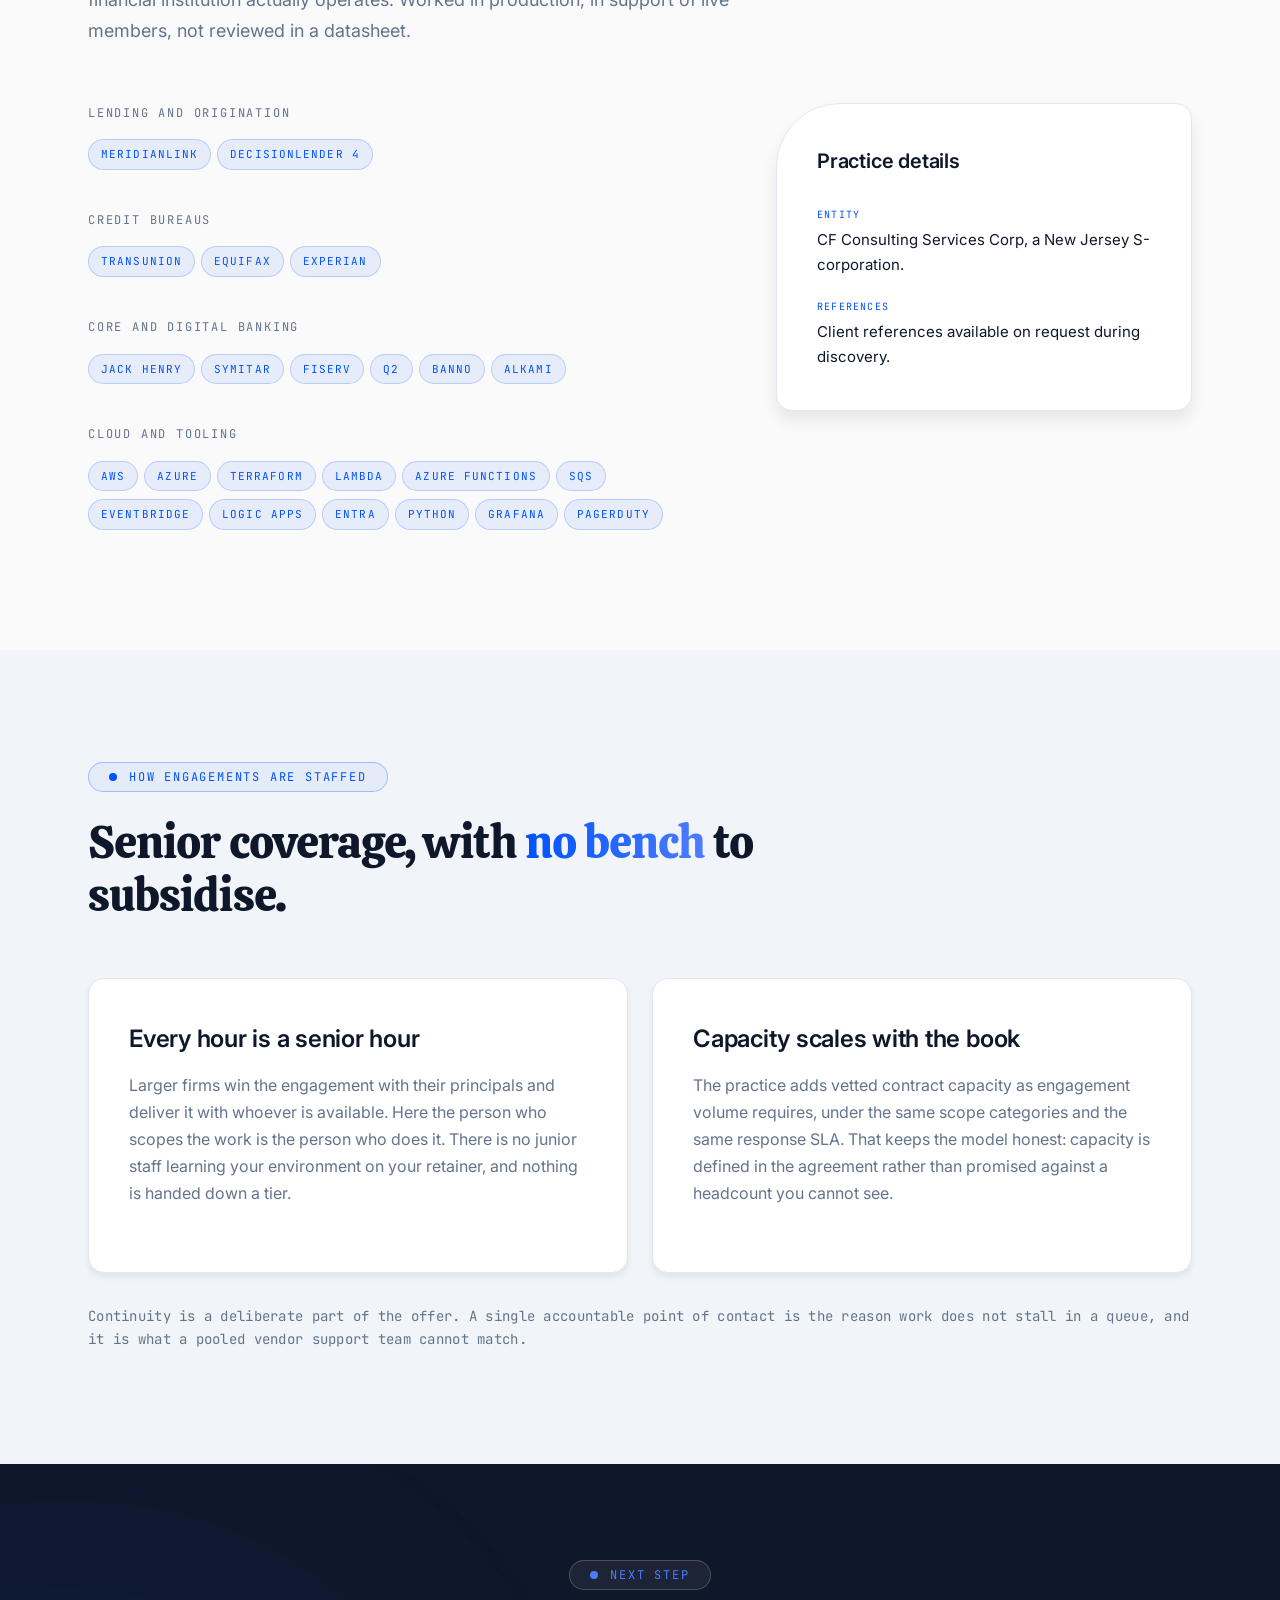
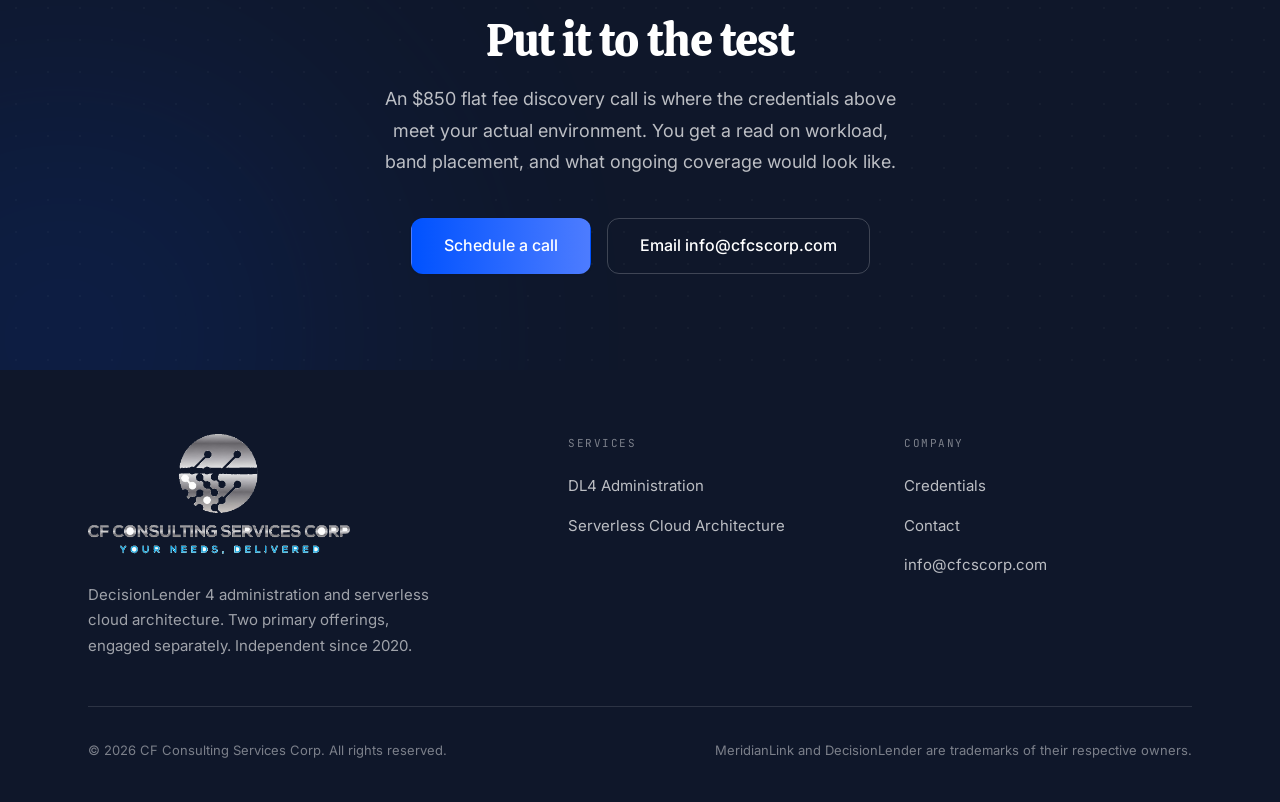
<file: credentials.html>
<!DOCTYPE html>
<html lang="en">
<head>
<meta charset="UTF-8">
<meta name="viewport" content="width=device-width, initial-scale=1">
<title>Credentials and Experience | CF Consulting Services Corp</title>
<meta name="description" content="Certifications, platform coverage, and delivery experience behind CF Consulting Services Corp. Lending technology, serverless cloud architecture, and regulated environments.">
<link rel="preconnect" href="https://fonts.googleapis.com">
<link rel="preconnect" href="https://fonts.gstatic.com" crossorigin>
<link href="https://fonts.googleapis.com/css2?family=Calistoga&family=Inter:wght@400;500;600;700&family=JetBrains+Mono:wght@400;500&display=swap" rel="stylesheet">
<link rel="stylesheet" href="styles.css">
</head>
<body>
<a class="skip-link" href="#main">Skip to content</a>

<header class="site-header">
  <div class="inner">
    <a class="brand" href="index.html">
      <img class="brand-logo" src="assets/cfcs-logo.png?v=5" alt="CF Consulting Services Corp" width="230" height="94">
    </a>
    <button class="nav-toggle" aria-label="Open menu" aria-expanded="false" aria-controls="site-nav">
      <svg width="20" height="20" viewBox="0 0 24 24" fill="none" stroke="currentColor" stroke-width="2" aria-hidden="true"><path d="M3 6h18M3 12h18M3 18h18"/></svg>
    </button>
    <nav class="site-nav" id="site-nav">
      <ul>
        <li><a href="dl4-administration.html">DL4 Administration</a></li>
        <li><a href="aws-cloud-architecture.html">Serverless Cloud</a></li>
        <li><a href="credentials.html" aria-current="page">Credentials</a></li>
        <li><a href="contact.html">Contact</a></li>
      </ul>
      <a href="contact.html" class="btn btn-primary btn-nav">Schedule a call</a>
    </nav>
  </div>
</header>

<main id="main">

  <section class="hero">
    <div class="glow glow-tr" aria-hidden="true"></div>
    <div class="container">
      <div class="reveal" style="max-width:52rem;">
        <div class="label"><span class="dot" aria-hidden="true"></span><span>Credentials and experience</span></div>
        <h1 class="display-hero">Depth you can <span class="underlined gradient-text">verify</span>.</h1>
        <p class="lead">CF Consulting Services Corp was built on two decades of combined practice across lending technology, cloud architecture, and regulated operations. Every credential below is current and independently verifiable. Every platform listed has been worked in production, not studied.</p>
        <div class="hero-actions">
          <a href="contact.html" class="btn btn-primary btn-lg">Schedule a call</a>
          <a href="#matrix" class="btn btn-outline btn-lg">See capability coverage</a>
        </div>
      </div>
    </div>
  </section>

  <section class="section-invert">
    <div class="dot-grid" aria-hidden="true"></div>
    <div class="glow glow-tr" aria-hidden="true"></div>
    <div class="container">
      <div class="stat-grid reveal">
        <div class="stat"><b>8+ years</b><span>In lending technology and fintech</span></div>
        <div class="stat"><b>5+ years</b><span>Inside the vendor that builds DecisionLender 4</span></div>
        <div class="stat"><b>6+ years</b><span>Operating as an independent practice</span></div>
      </div>
    </div>
  </section>

  <section class="section" id="matrix">
    <div class="container">
      <div class="section-head reveal">
        <div class="label"><span class="dot" aria-hidden="true"></span><span>Capability coverage</span></div>
        <h2 class="display-section">Four domains, under <span class="gradient-text">one roof</span>.</h2>
        <p class="lead">Most institutions assemble this coverage from three or four separate vendors. The reason the retainer model works here is that these domains sit together, so a change that crosses two of them does not cross an invoice.</p>
      </div>

      <div class="reveal">
        <table class="matrix">
          <caption>Domains covered within a CF Consulting Services Corp engagement.</caption>
          <thead>
            <tr><th scope="col">Domain</th><th scope="col">What it covers</th><th scope="col">Where it has been delivered</th></tr>
          </thead>
          <tbody>
            <tr>
              <th scope="row">Loan origination systems</th>
              <td>DecisionLender 4 configuration, decision rules, classification tables, objects, events, workflow architecture, and compliance driven changes.</td>
              <td>Credit unions and lenders, plus five years inside the platform vendor configuring client production environments.</td>
            </tr>
            <tr>
              <th scope="row">Serverless cloud architecture</th>
              <td>Event driven systems on AWS and Azure, data and file ingestion pipelines, queues and event routing, infrastructure as code, and cost shape.</td>
              <td>Financial services and federal programs, including pipelines moving files at scale in continuous production.</td>
            </tr>
            <tr>
              <th scope="row">Systems integration</th>
              <td>Bureau, core banking, and digital banking connections. Inbound and outbound data movement, retry and failure handling, reconciliation.</td>
              <td>An embedded finance platform serving banks and credit unions, across the vendors named below.</td>
            </tr>
            <tr>
              <th scope="row">Operations and incident response</th>
              <td>Observability, alerting, on call routing, incident triage and escalation, root cause analysis, and the documentation that stops a problem recurring.</td>
              <td>Production incident ownership for a platform serving regulated financial institutions.</td>
            </tr>
          </tbody>
        </table>
      </div>
    </div>
  </section>

  <section class="section section-muted">
    <div class="container">
      <div class="section-head reveal">
        <div class="label"><span class="dot" aria-hidden="true"></span><span>Certifications</span></div>
        <h2 class="display-section">Current, and held across the <span class="gradient-text">full stack</span>.</h2>
        <p class="lead">Cloud, infrastructure as code, and delivery discipline. Certification is a floor rather than a credential to lean on, but in a vendor review it is the part your risk team can check without taking anyone's word for it.</p>
      </div>

      <div class="cred-grid stagger">
        <article class="card">
          <div class="icon-badge" aria-hidden="true">
            <svg width="22" height="22" viewBox="0 0 24 24" fill="none" stroke="currentColor" stroke-width="1.75" stroke-linecap="round" stroke-linejoin="round"><path d="M17.5 19a4.5 4.5 0 0 0 .5-8.97A6 6 0 0 0 6.2 9.2 4.5 4.5 0 0 0 6.5 19z"/></svg>
          </div>
          <h3>Cloud</h3>
          <ul class="cert-list">
            <li><span class="cert-name">Certified Solutions Architect, Associate</span><span class="cert-body">AWS</span></li>
            <li><span class="cert-name">Certified Cloud Practitioner</span><span class="cert-body">AWS</span></li>
            <li><span class="cert-name">Azure Fundamentals, AZ-900</span><span class="cert-body">Microsoft</span></li>
          </ul>
          <p style="margin-top:1.25rem;">Held on both major clouds, which is why a cloud engagement here is not quietly an AWS engagement with Azure listed on the brochure.</p>
        </article>

        <article class="card">
          <div class="icon-badge" aria-hidden="true">
            <svg width="22" height="22" viewBox="0 0 24 24" fill="none" stroke="currentColor" stroke-width="1.75" stroke-linecap="round" stroke-linejoin="round"><path d="m8 6-6 6 6 6"/><path d="m16 6 6 6-6 6"/></svg>
          </div>
          <h3>Infrastructure</h3>
          <ul class="cert-list">
            <li><span class="cert-name">Certified Terraform Associate</span><span class="cert-body">HashiCorp</span></li>
          </ul>
          <p style="margin-top:1.25rem;">Infrastructure as code is the common layer across both clouds, which is what makes a cloud agnostic claim mean something rather than function as a slogan.</p>
        </article>

        <article class="card">
          <div class="icon-badge" aria-hidden="true">
            <svg width="22" height="22" viewBox="0 0 24 24" fill="none" stroke="currentColor" stroke-width="1.75" stroke-linecap="round" stroke-linejoin="round"><path d="M9 11l3 3 8-8"/><path d="M20 12v6a2 2 0 0 1-2 2H6a2 2 0 0 1-2-2V6a2 2 0 0 1 2-2h9"/></svg>
          </div>
          <h3>Delivery</h3>
          <ul class="cert-list">
            <li><span class="cert-name">Certified ScrumMaster</span><span class="cert-body">Scrum Alliance</span></li>
            <li><span class="cert-name">Certified Associate in Project Management</span><span class="cert-body">PMI</span></li>
          </ul>
          <p style="margin-top:1.25rem;">Technical work lands on a schedule your lending team can plan around, which is usually the difference between a change shipping and a change sitting.</p>
        </article>
      </div>
    </div>
  </section>

  <section class="section">
    <div class="container">
      <div class="section-head reveal">
        <div class="label"><span class="dot" aria-hidden="true"></span><span>Platform coverage</span></div>
        <h2 class="display-section">The systems you already <span class="gradient-text">run</span>.</h2>
        <p class="lead">Integration experience across the bureau, core, and digital banking vendors a financial institution actually operates. Worked in production, in support of live members, not reviewed in a datasheet.</p>
      </div>

      <div class="split">
        <div class="reveal">
          <h3 class="wall-heading">Lending and origination</h3>
          <p style="margin-bottom:2rem;">
            <span class="domain-tag">MeridianLink</span><span class="domain-tag">DecisionLender 4</span>
          </p>

          <h3 class="wall-heading">Credit bureaus</h3>
          <p style="margin-bottom:2rem;">
            <span class="domain-tag">TransUnion</span><span class="domain-tag">Equifax</span><span class="domain-tag">Experian</span>
          </p>

          <h3 class="wall-heading">Core and digital banking</h3>
          <p style="margin-bottom:2rem;">
            <span class="domain-tag">Jack Henry</span><span class="domain-tag">Symitar</span><span class="domain-tag">Fiserv</span><span class="domain-tag">Q2</span><span class="domain-tag">Banno</span><span class="domain-tag">Alkami</span>
          </p>

          <h3 class="wall-heading">Cloud and tooling</h3>
          <p>
            <span class="domain-tag">AWS</span><span class="domain-tag">Azure</span><span class="domain-tag">Terraform</span><span class="domain-tag">Lambda</span><span class="domain-tag">Azure Functions</span><span class="domain-tag">SQS</span><span class="domain-tag">EventBridge</span><span class="domain-tag">Logic Apps</span><span class="domain-tag">Entra</span><span class="domain-tag">Python</span><span class="domain-tag">Grafana</span><span class="domain-tag">PagerDuty</span>
          </p>
        </div>

        <aside class="aside-card reveal">
          <h3>Practice details</h3>
          <dl>
            <div><dt>Entity</dt><dd>CF Consulting Services Corp, a New Jersey S-corporation.</dd></div>
            <div><dt>References</dt><dd>Client references available on request during discovery.</dd></div>
          </dl>
        </aside>
      </div>
    </div>
  </section>

  <section class="section section-muted">
    <div class="container">
      <div class="section-head reveal">
        <div class="label"><span class="dot" aria-hidden="true"></span><span>How engagements are staffed</span></div>
        <h2 class="display-section">Senior coverage, with <span class="gradient-text">no bench</span> to subsidise.</h2>
      </div>

      <div class="offer-grid stagger">
        <article class="card">
          <h3>Every hour is a senior hour</h3>
          <p>Larger firms win the engagement with their principals and deliver it with whoever is available. Here the person who scopes the work is the person who does it. There is no junior staff learning your environment on your retainer, and nothing is handed down a tier.</p>
        </article>
        <article class="card">
          <h3>Capacity scales with the book</h3>
          <p>The practice adds vetted contract capacity as engagement volume requires, under the same scope categories and the same response SLA. That keeps the model honest: capacity is defined in the agreement rather than promised against a headcount you cannot see.</p>
        </article>
      </div>

      <p class="pricing-fine reveal">Continuity is a deliberate part of the offer. A single accountable point of contact is the reason work does not stall in a queue, and it is what a pooled vendor support team cannot match.</p>
    </div>
  </section>

  <section class="section-invert cta">
    <div class="glow glow-bl" aria-hidden="true"></div>
    <div class="container">
      <div class="reveal">
        <div class="label on-dark"><span class="dot" aria-hidden="true"></span><span>Next step</span></div>
        <h2 class="display-section">Put it to the test</h2>
        <p class="lead">An $850 flat fee discovery call is where the credentials above meet your actual environment. You get a read on workload, band placement, and what ongoing coverage would look like.</p>
        <div class="cta-actions">
          <a href="contact.html" class="btn btn-primary btn-lg">Schedule a call</a>
          <a href="mailto:info@cfcscorp.com" class="btn btn-outline on-dark btn-lg">Email info@cfcscorp.com</a>
        </div>
      </div>
    </div>
  </section>

</main>

<footer class="site-footer">
  <div class="container">
    <div class="footer-top">
      <div>
        <a class="brand" href="index.html">
      <img class="brand-logo" src="assets/cfcs-logo.png?v=5" alt="CF Consulting Services Corp" width="230" height="94">
    </a>
        <p class="blurb">DecisionLender 4 administration and serverless cloud architecture. Two primary offerings, engaged separately. Independent since 2020.</p>
      </div>
      <div class="footer-col">
        <h4>Services</h4>
        <ul>
          <li><a href="dl4-administration.html">DL4 Administration</a></li>
          <li><a href="aws-cloud-architecture.html">Serverless Cloud Architecture</a></li>
        </ul>
      </div>
      <div class="footer-col">
        <h4>Company</h4>
        <ul>
          <li><a href="credentials.html">Credentials</a></li>
          <li><a href="contact.html">Contact</a></li>
          <li><a href="mailto:info@cfcscorp.com">info@cfcscorp.com</a></li>
        </ul>
      </div>
    </div>
    <div class="footer-bottom">
      <span>&copy; 2026 CF Consulting Services Corp. All rights reserved.</span>
      <span>MeridianLink and DecisionLender are trademarks of their respective owners.</span>
    </div>
  </div>
</footer>

<script src="script.js"></script>
</body>
</html>
</file>
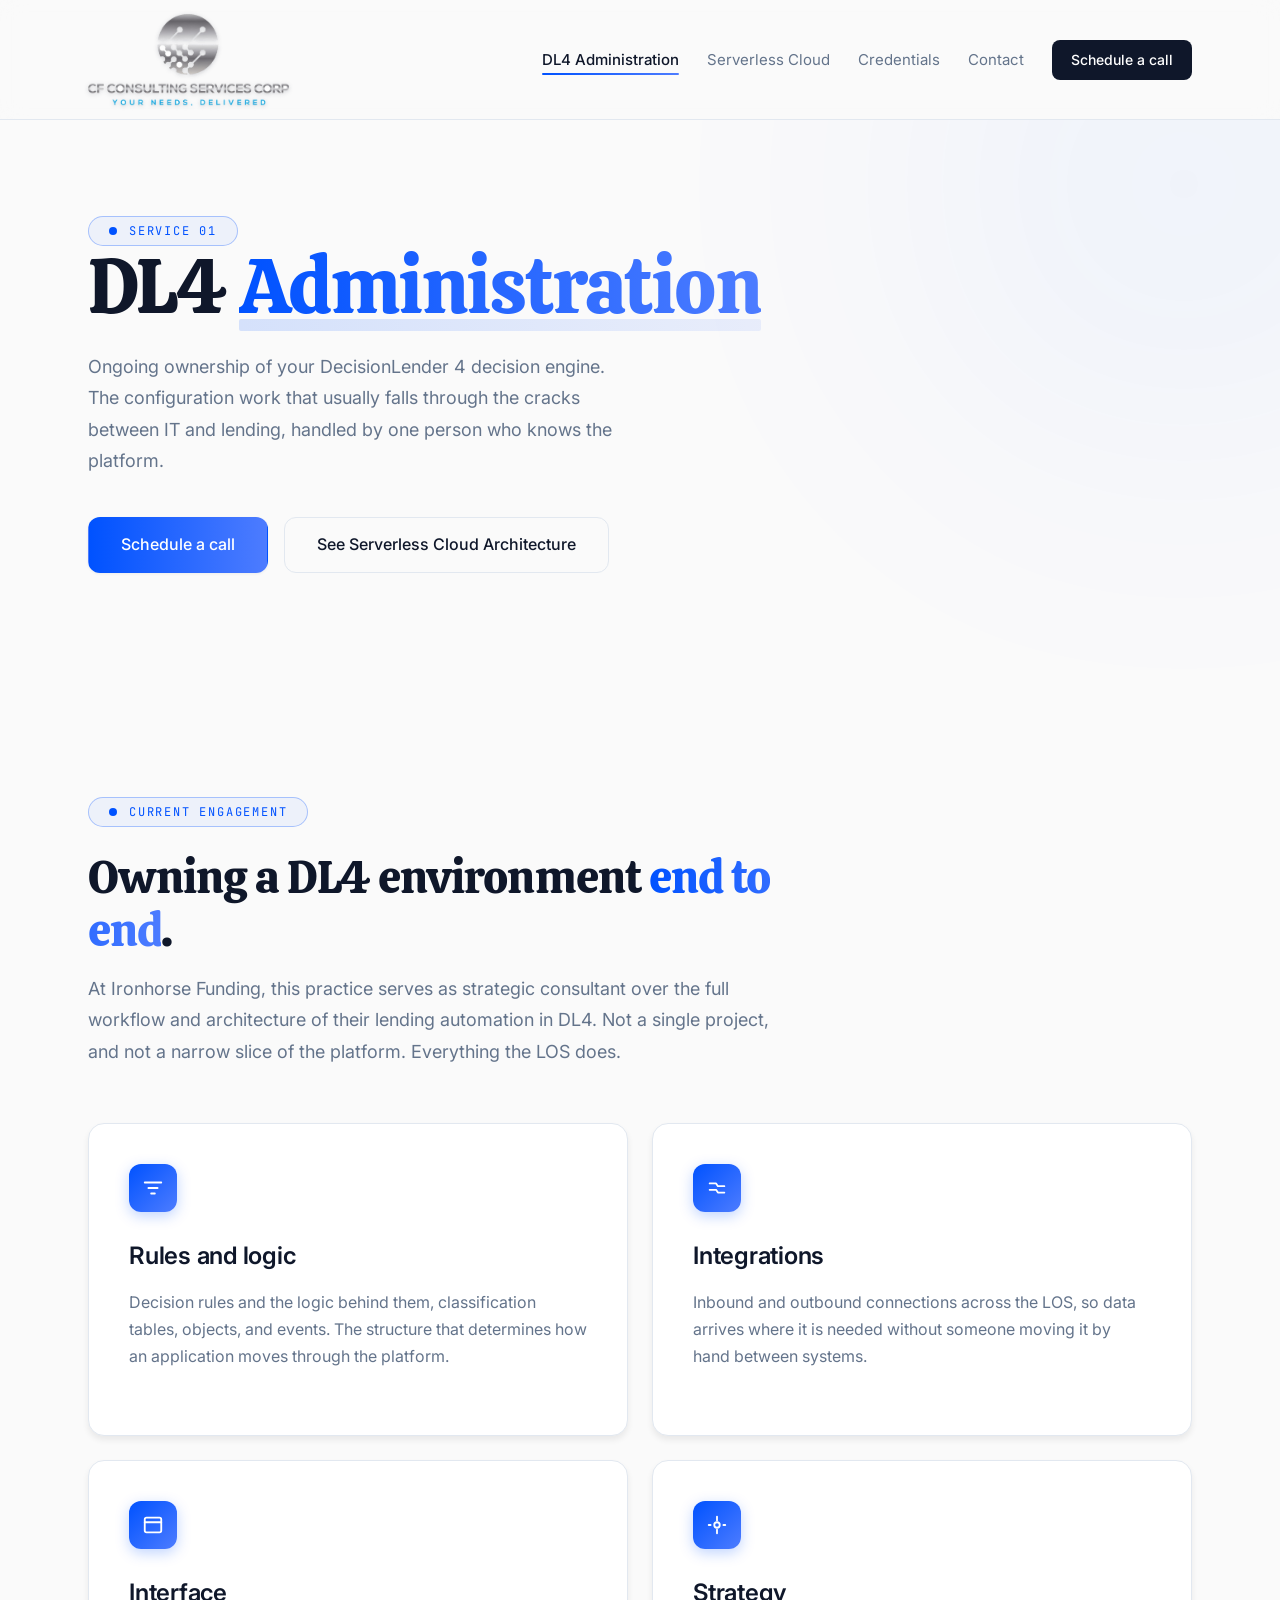
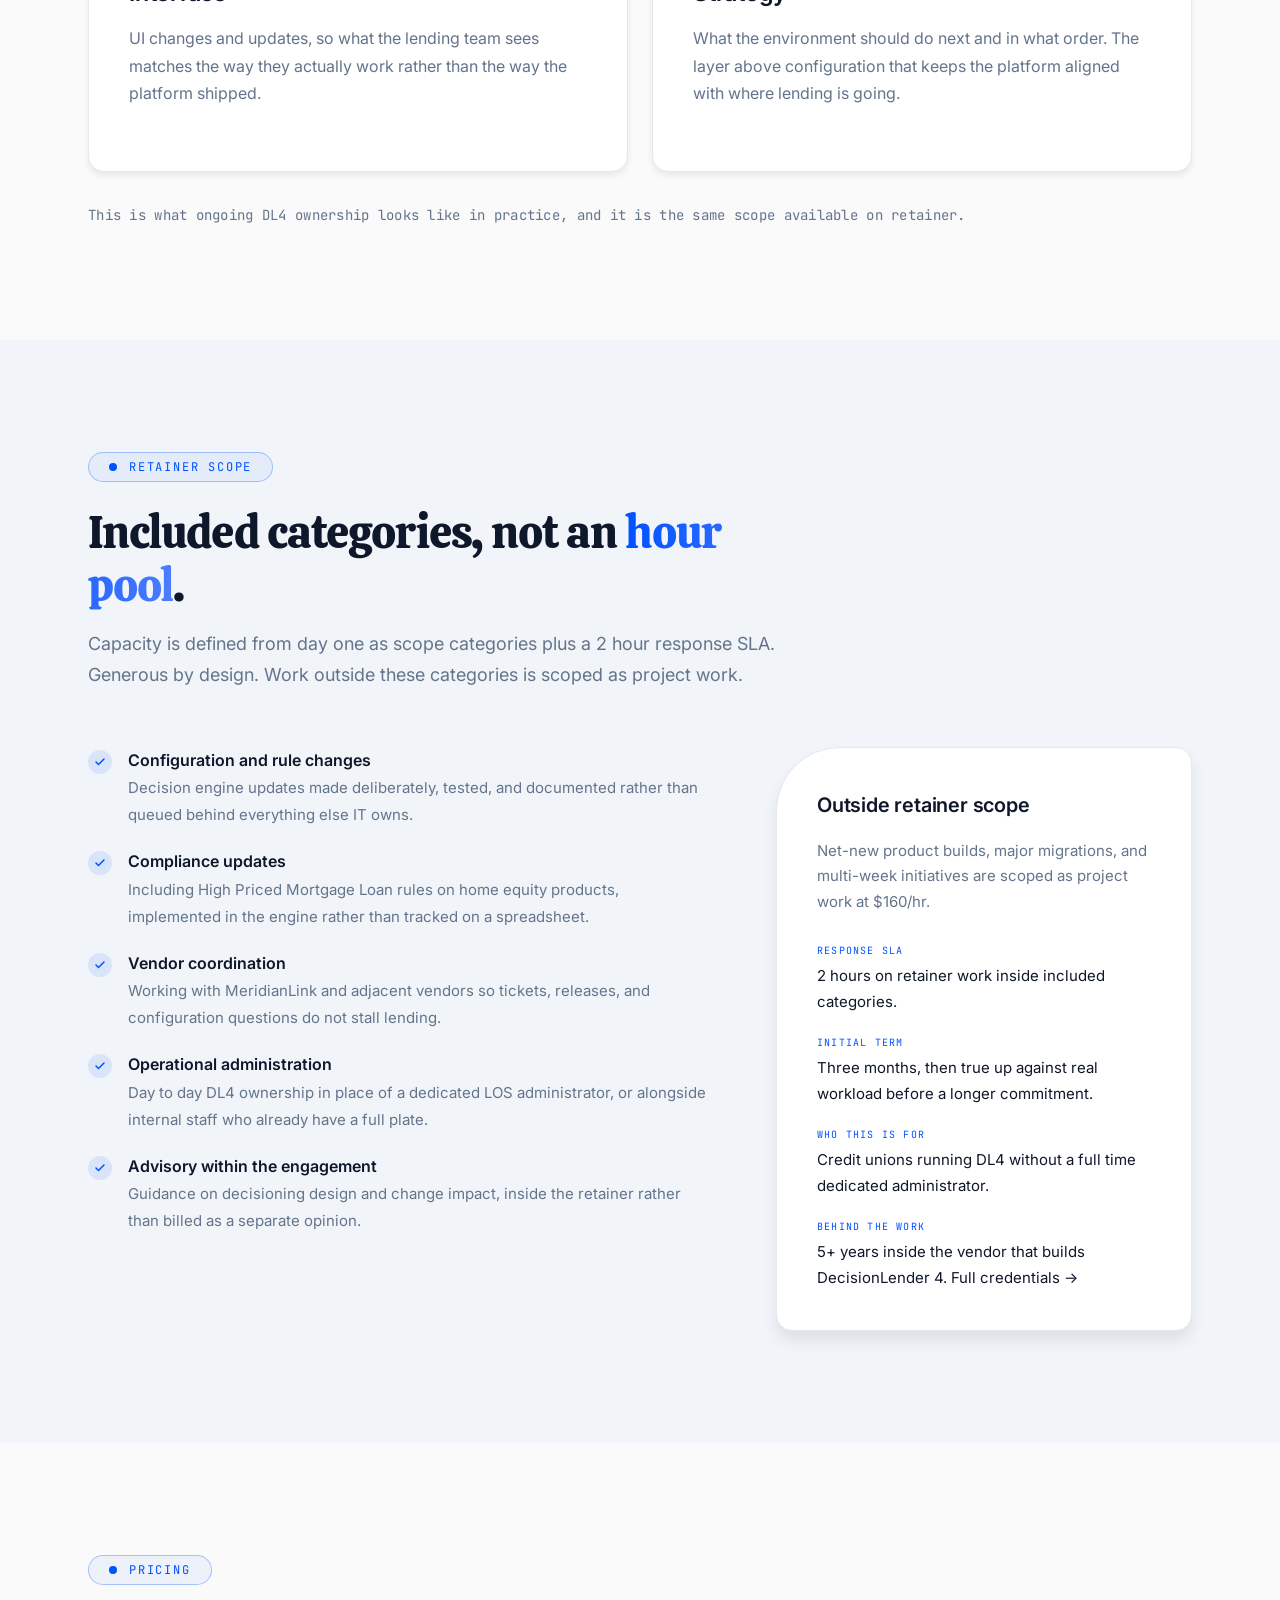
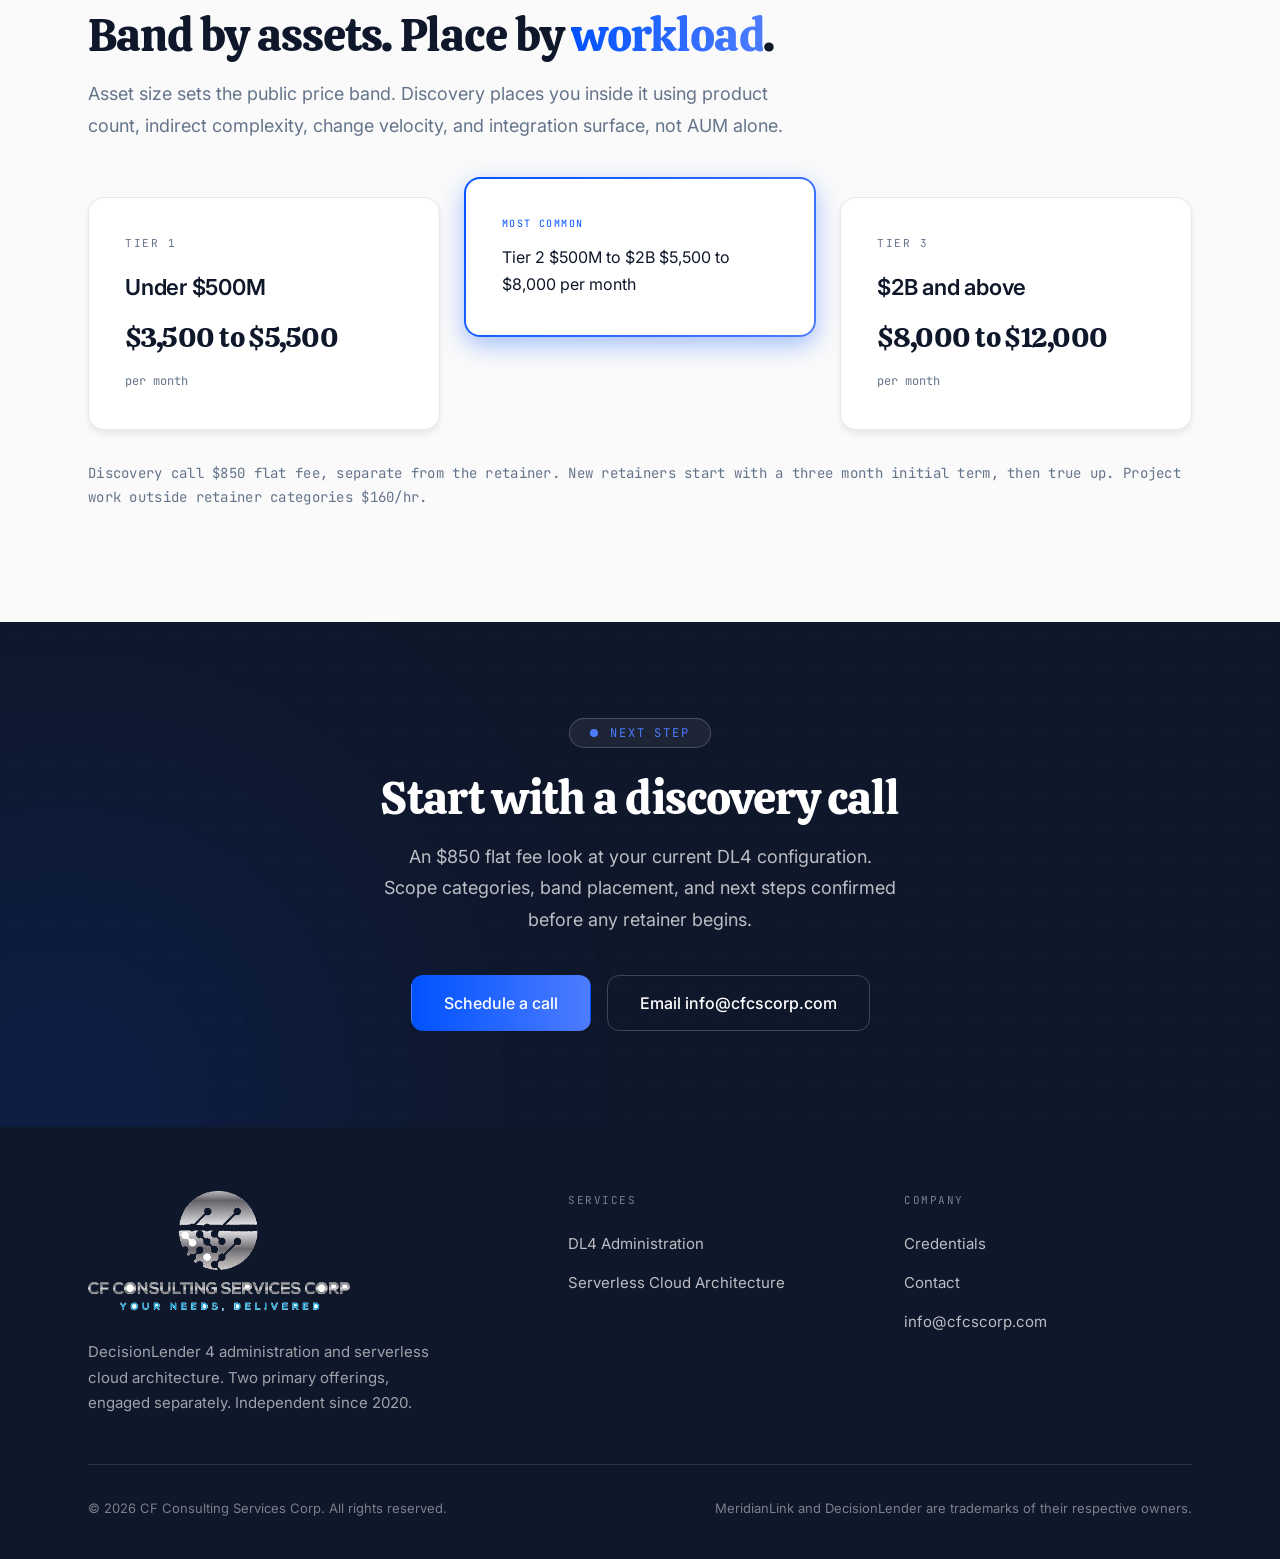
<file: dl4-administration.html>
<!DOCTYPE html>
<html lang="en">
<head>
<meta charset="UTF-8">
<meta name="viewport" content="width=device-width, initial-scale=1">
<title>DL4 Administration | CF Consulting Services Corp</title>
<meta name="description" content="Fixed fee MeridianLink DecisionLender 4 configuration and administration for credit unions, delivered on a flat monthly retainer.">
<link rel="preconnect" href="https://fonts.googleapis.com">
<link rel="preconnect" href="https://fonts.gstatic.com" crossorigin>
<link href="https://fonts.googleapis.com/css2?family=Calistoga&family=Inter:wght@400;500;600;700&family=JetBrains+Mono:wght@400;500&display=swap" rel="stylesheet">
<link rel="stylesheet" href="styles.css">
</head>
<body>
<a class="skip-link" href="#main">Skip to content</a>

<header class="site-header">
  <div class="inner">
    <a class="brand" href="index.html">
      <img class="brand-logo" src="assets/cfcs-logo.png?v=5" alt="CF Consulting Services Corp" width="230" height="94">
    </a>
    <button class="nav-toggle" aria-label="Open menu" aria-expanded="false" aria-controls="site-nav">
      <svg width="20" height="20" viewBox="0 0 24 24" fill="none" stroke="currentColor" stroke-width="2" aria-hidden="true"><path d="M3 6h18M3 12h18M3 18h18"/></svg>
    </button>
    <nav class="site-nav" id="site-nav">
      <ul>
        <li><a href="dl4-administration.html" aria-current="page">DL4 Administration</a></li>
        <li><a href="aws-cloud-architecture.html">Serverless Cloud</a></li>
        <li><a href="credentials.html">Credentials</a></li>
        <li><a href="contact.html">Contact</a></li>
      </ul>
      <a href="contact.html" class="btn btn-primary btn-nav">Schedule a call</a>
    </nav>
  </div>
</header>

<main id="main">

  <section class="hero">
    <div class="glow glow-tr" aria-hidden="true"></div>
    <div class="container">
      <div class="reveal" style="max-width:52rem;">
        <div class="label"><span class="dot" aria-hidden="true"></span><span>Service 01</span></div>
        <h1 class="display-hero">DL4 <span class="underlined gradient-text">Administration</span></h1>
        <p class="lead">Ongoing ownership of your DecisionLender 4 decision engine. The configuration work that usually falls through the cracks between IT and lending, handled by one person who knows the platform.</p>
        <div class="hero-actions">
          <a href="contact.html" class="btn btn-primary btn-lg">Schedule a call</a>
          <a href="aws-cloud-architecture.html" class="btn btn-outline btn-lg">See Serverless Cloud Architecture</a>
        </div>
      </div>
    </div>
  </section>

  <section class="section">
    <div class="container">
      <div class="section-head reveal">
        <div class="label"><span class="dot" aria-hidden="true"></span><span>Current engagement</span></div>
        <h2 class="display-section">Owning a DL4 environment <span class="gradient-text">end to end</span>.</h2>
        <p class="lead">At Ironhorse Funding, this practice serves as strategic consultant over the full workflow and architecture of their lending automation in DL4. Not a single project, and not a narrow slice of the platform. Everything the LOS does.</p>
      </div>

      <div class="offer-grid stagger">
        <article class="card">
          <div class="icon-badge" aria-hidden="true">
            <svg width="22" height="22" viewBox="0 0 24 24" fill="none" stroke="currentColor" stroke-width="2" stroke-linecap="round" stroke-linejoin="round"><path d="M3 6h18"/><path d="M7 12h10"/><path d="M10 18h4"/></svg>
          </div>
          <h3>Rules and logic</h3>
          <p>Decision rules and the logic behind them, classification tables, objects, and events. The structure that determines how an application moves through the platform.</p>
        </article>
        <article class="card">
          <div class="icon-badge" aria-hidden="true">
            <svg width="22" height="22" viewBox="0 0 24 24" fill="none" stroke="currentColor" stroke-width="2" stroke-linecap="round" stroke-linejoin="round"><path d="M4 7h7l2 3h7"/><path d="M20 17h-7l-2-3H4"/></svg>
          </div>
          <h3>Integrations</h3>
          <p>Inbound and outbound connections across the LOS, so data arrives where it is needed without someone moving it by hand between systems.</p>
        </article>
        <article class="card">
          <div class="icon-badge" aria-hidden="true">
            <svg width="22" height="22" viewBox="0 0 24 24" fill="none" stroke="currentColor" stroke-width="2" stroke-linecap="round" stroke-linejoin="round"><rect x="3" y="4" width="18" height="16" rx="2"/><path d="M3 9h18"/></svg>
          </div>
          <h3>Interface</h3>
          <p>UI changes and updates, so what the lending team sees matches the way they actually work rather than the way the platform shipped.</p>
        </article>
        <article class="card">
          <div class="icon-badge" aria-hidden="true">
            <svg width="22" height="22" viewBox="0 0 24 24" fill="none" stroke="currentColor" stroke-width="2" stroke-linecap="round" stroke-linejoin="round"><path d="M12 3v4"/><path d="M12 17v4"/><circle cx="12" cy="12" r="3"/><path d="M5 12H3"/><path d="M21 12h-2"/></svg>
          </div>
          <h3>Strategy</h3>
          <p>What the environment should do next and in what order. The layer above configuration that keeps the platform aligned with where lending is going.</p>
        </article>
      </div>

      <p class="pricing-fine reveal">This is what ongoing DL4 ownership looks like in practice, and it is the same scope available on retainer.</p>
    </div>
  </section>

  <section class="section section-muted">
    <div class="container">
      <div class="section-head reveal">
        <div class="label"><span class="dot" aria-hidden="true"></span><span>Retainer scope</span></div>
        <h2 class="display-section">Included categories, not an <span class="gradient-text">hour pool</span>.</h2>
        <p class="lead">Capacity is defined from day one as scope categories plus a 2 hour response SLA. Generous by design. Work outside these categories is scoped as project work.</p>
      </div>

      <div class="split">
        <ul class="feature-list reveal">
          <li>
            <span class="tick" aria-hidden="true"><svg width="12" height="12" viewBox="0 0 24 24" fill="none" stroke="currentColor" stroke-width="3" stroke-linecap="round" stroke-linejoin="round"><path d="M20 6 9 17l-5-5"/></svg></span>
            <div><strong>Configuration and rule changes</strong><span>Decision engine updates made deliberately, tested, and documented rather than queued behind everything else IT owns.</span></div>
          </li>
          <li>
            <span class="tick" aria-hidden="true"><svg width="12" height="12" viewBox="0 0 24 24" fill="none" stroke="currentColor" stroke-width="3" stroke-linecap="round" stroke-linejoin="round"><path d="M20 6 9 17l-5-5"/></svg></span>
            <div><strong>Compliance updates</strong><span>Including High Priced Mortgage Loan rules on home equity products, implemented in the engine rather than tracked on a spreadsheet.</span></div>
          </li>
          <li>
            <span class="tick" aria-hidden="true"><svg width="12" height="12" viewBox="0 0 24 24" fill="none" stroke="currentColor" stroke-width="3" stroke-linecap="round" stroke-linejoin="round"><path d="M20 6 9 17l-5-5"/></svg></span>
            <div><strong>Vendor coordination</strong><span>Working with MeridianLink and adjacent vendors so tickets, releases, and configuration questions do not stall lending.</span></div>
          </li>
          <li>
            <span class="tick" aria-hidden="true"><svg width="12" height="12" viewBox="0 0 24 24" fill="none" stroke="currentColor" stroke-width="3" stroke-linecap="round" stroke-linejoin="round"><path d="M20 6 9 17l-5-5"/></svg></span>
            <div><strong>Operational administration</strong><span>Day to day DL4 ownership in place of a dedicated LOS administrator, or alongside internal staff who already have a full plate.</span></div>
          </li>
          <li>
            <span class="tick" aria-hidden="true"><svg width="12" height="12" viewBox="0 0 24 24" fill="none" stroke="currentColor" stroke-width="3" stroke-linecap="round" stroke-linejoin="round"><path d="M20 6 9 17l-5-5"/></svg></span>
            <div><strong>Advisory within the engagement</strong><span>Guidance on decisioning design and change impact, inside the retainer rather than billed as a separate opinion.</span></div>
          </li>
        </ul>

        <aside class="aside-card reveal">
          <h3>Outside retainer scope</h3>
          <p>Net-new product builds, major migrations, and multi-week initiatives are scoped as project work at $160/hr.</p>
          <dl>
            <div><dt>Response SLA</dt><dd>2 hours on retainer work inside included categories.</dd></div>
            <div><dt>Initial term</dt><dd>Three months, then true up against real workload before a longer commitment.</dd></div>
            <div><dt>Who this is for</dt><dd>Credit unions running DL4 without a full time dedicated administrator.</dd></div>
            <div><dt>Behind the work</dt><dd>5+ years inside the vendor that builds DecisionLender 4. <a class="more" href="credentials.html">Full credentials <span class="arrow" aria-hidden="true">&rarr;</span></a></dd></div>
          </dl>
        </aside>
      </div>
    </div>
  </section>

  <section class="section">
    <div class="container">
      <div class="section-head reveal">
        <div class="label"><span class="dot" aria-hidden="true"></span><span>Pricing</span></div>
        <h2 class="display-section">Band by assets. Place by <span class="gradient-text">workload</span>.</h2>
        <p class="lead">Asset size sets the public price band. Discovery places you inside it using product count, indirect complexity, change velocity, and integration surface, not AUM alone.</p>
      </div>

      <div class="tier-grid stagger">
        <div class="tier">
          <span class="tier-name">Tier 1</span>
          <span class="tier-size">Under $500M</span>
          <span class="tier-price">$3,500 to $5,500</span>
          <span class="tier-cadence">per month</span>
        </div>
        <div class="tier-featured">
          <div class="tier-body">
            <span class="tier-flag">Most common</span>
            <span class="tier-name">Tier 2</span>
            <span class="tier-size">$500M to $2B</span>
            <span class="tier-price">$5,500 to $8,000</span>
            <span class="tier-cadence">per month</span>
          </div>
        </div>
        <div class="tier">
          <span class="tier-name">Tier 3</span>
          <span class="tier-size">$2B and above</span>
          <span class="tier-price">$8,000 to $12,000</span>
          <span class="tier-cadence">per month</span>
        </div>
      </div>

      <p class="pricing-fine reveal">Discovery call $850 flat fee, separate from the retainer. New retainers start with a three month initial term, then true up. Project work outside retainer categories $160/hr.</p>
    </div>
  </section>

  <section class="section-invert cta">
    <div class="glow glow-bl" aria-hidden="true"></div>
    <div class="container">
      <div class="reveal">
        <div class="label on-dark"><span class="dot" aria-hidden="true"></span><span>Next step</span></div>
        <h2 class="display-section">Start with a discovery call</h2>
        <p class="lead">An $850 flat fee look at your current DL4 configuration. Scope categories, band placement, and next steps confirmed before any retainer begins.</p>
        <div class="cta-actions">
          <a href="contact.html" class="btn btn-primary btn-lg">Schedule a call</a>
          <a href="mailto:info@cfcscorp.com" class="btn btn-outline on-dark btn-lg">Email info@cfcscorp.com</a>
        </div>
      </div>
    </div>
  </section>

</main>

<footer class="site-footer">
  <div class="container">
    <div class="footer-top">
      <div>
        <a class="brand" href="index.html">
      <img class="brand-logo" src="assets/cfcs-logo.png?v=5" alt="CF Consulting Services Corp" width="230" height="94">
    </a>
        <p class="blurb">DecisionLender 4 administration and serverless cloud architecture. Two primary offerings, engaged separately. Independent since 2020.</p>
      </div>
      <div class="footer-col">
        <h4>Services</h4>
        <ul>
          <li><a href="dl4-administration.html">DL4 Administration</a></li>
          <li><a href="aws-cloud-architecture.html">Serverless Cloud Architecture</a></li>
        </ul>
      </div>
      <div class="footer-col">
        <h4>Company</h4>
        <ul>
          <li><a href="credentials.html">Credentials</a></li>
          <li><a href="contact.html">Contact</a></li>
          <li><a href="mailto:info@cfcscorp.com">info@cfcscorp.com</a></li>
        </ul>
      </div>
    </div>
    <div class="footer-bottom">
      <span>&copy; 2026 CF Consulting Services Corp. All rights reserved.</span>
      <span>MeridianLink and DecisionLender are trademarks of their respective owners.</span>
    </div>
  </div>
</footer>

<script src="script.js"></script>
</body>
</html>
</file>
<file: styles.css>
/* ============================================================
   CF Consulting Services Corp
   Design System: Minimalist Modern
   Tokens are declared once here and consumed everywhere else.
   Nothing below should hardcode a hex value outside :root.
   ============================================================ */

:root{
  /* ---- Color ---- */
  --background:#FAFAFA;
  --foreground:#0F172A;
  --muted:#F1F5F9;
  --muted-foreground:#64748B;
  --accent:#0052FF;
  --accent-secondary:#4D7CFF;
  --accent-rgb:0,82,255;
  --accent-secondary-rgb:77,124,255;
  --accent-foreground:#FFFFFF;
  --border:#E2E8F0;
  --card:#FFFFFF;
  --ring:#0052FF;

  /* ---- Signature gradient ---- */
  --gradient:linear-gradient(to right, var(--accent), var(--accent-secondary));
  --gradient-diagonal:linear-gradient(135deg, var(--accent), var(--accent-secondary));

  /* ---- Shadow scale ---- */
  --shadow-sm:0 1px 3px rgba(0,0,0,0.06);
  --shadow-md:0 4px 6px rgba(0,0,0,0.07);
  --shadow-lg:0 10px 15px rgba(0,0,0,0.08);
  --shadow-xl:0 20px 25px rgba(0,0,0,0.10);
  --shadow-accent:0 4px 14px rgba(var(--accent-rgb),0.25);
  --shadow-accent-lg:0 8px 24px rgba(var(--accent-rgb),0.35);

  /* ---- Radii ---- */
  --radius-lg:0.5rem;
  --radius-xl:0.75rem;
  --radius-2xl:1rem;
  --radius-full:999px;

  /* ---- Type ---- */
  --font-display:"Calistoga", Georgia, serif;
  --font-body:"Inter", system-ui, -apple-system, sans-serif;
  --font-mono:"JetBrains Mono", ui-monospace, monospace;

  /* ---- Layout ---- */
  --maxw:72rem;
  --gutter:1.5rem;

  /* ---- Motion ---- */
  --ease-out:cubic-bezier(0.16, 1, 0.3, 1);

  /* ---- Offering accents ---- */
  /* DL4 keeps the house Electric Blue. The cloud offering carries its own
     cyan so the two practices are distinguishable at a glance. Both pass
     WCAG AA for normal text on the light surfaces. */
  --accent-cloud:#0E7490;
  --accent-cloud-secondary:#2DA8C7;
  --accent-cloud-rgb:14,116,144;
  --accent-cloud-secondary-rgb:45,168,199;
}

/* Scope the cloud offering's colour. Every component below reads the accent
   tokens, so retinting them here recolours buttons, labels, gradients,
   ticks, focus rings and shadows with no per-component overrides. */
.theme-cloud{
  --accent:var(--accent-cloud);
  --accent-secondary:var(--accent-cloud-secondary);
  --accent-rgb:var(--accent-cloud-rgb);
  --accent-secondary-rgb:var(--accent-cloud-secondary-rgb);
  --ring:var(--accent-cloud);
  --shadow-accent:0 4px 14px rgba(var(--accent-cloud-rgb),0.25);
  --shadow-accent-lg:0 8px 24px rgba(var(--accent-cloud-rgb),0.35);
  /* The gradients must be redeclared, not inherited: a var() inside a custom
     property is substituted where that property is DECLARED, so the :root
     copies resolve to the house blue before any descendant sees them. */
  --gradient:linear-gradient(to right, var(--accent-cloud), var(--accent-cloud-secondary));
  --gradient-diagonal:linear-gradient(135deg, var(--accent-cloud), var(--accent-cloud-secondary));
}

/* ============================================================
   BASE
   ============================================================ */
*{box-sizing:border-box;}
html{scroll-behavior:smooth;-webkit-text-size-adjust:100%;}
body{
  margin:0;
  background:var(--background);
  color:var(--foreground);
  font-family:var(--font-body);
  font-size:1rem;
  line-height:1.7;
  -webkit-font-smoothing:antialiased;
  overflow-x:hidden;
}
h1,h2,h3,h4{margin:0;}
h1,h2{font-family:var(--font-display);font-weight:400;letter-spacing:-0.02em;}
h3,h4{font-family:var(--font-body);font-weight:600;letter-spacing:-0.01em;}
p{margin:0;color:var(--muted-foreground);}
a{color:inherit;text-decoration:none;}
img{max-width:100%;display:block;}
ul{margin:0;padding:0;list-style:none;}

.container{max-width:var(--maxw);margin:0 auto;padding:0 var(--gutter);}

/* Focus visibility, consistent across every interactive element. */
a:focus-visible,
button:focus-visible,
input:focus-visible,
select:focus-visible,
textarea:focus-visible{
  outline:2px solid var(--ring);
  outline-offset:2px;
  border-radius:var(--radius-lg);
}

.skip-link{
  position:absolute;left:-9999px;top:0;z-index:200;
  background:var(--foreground);color:var(--accent-foreground);
  padding:0.75rem 1.25rem;border-radius:var(--radius-lg);
}
.skip-link:focus{left:1rem;top:1rem;}

/* ============================================================
   TYPOGRAPHY UTILITIES
   ============================================================ */
.gradient-text{
  background:var(--gradient);
  -webkit-background-clip:text;
  background-clip:text;
  color:transparent;
}

.underlined{position:relative;display:inline-block;}
.underlined::after{
  content:"";
  position:absolute;
  bottom:-0.25rem;left:0;
  height:0.75rem;width:100%;
  border-radius:0.125rem;
  background:linear-gradient(to right, rgba(var(--accent-rgb),0.15), rgba(var(--accent-secondary-rgb),0.10));
  z-index:-1;
}

.display-hero{
  font-size:clamp(2.75rem, 6vw, 5.25rem);
  line-height:1.05;
}
.display-section{
  font-size:clamp(2rem, 3.6vw, 3.25rem);
  line-height:1.15;
}
.lead{
  font-size:1.125rem;
  line-height:1.75;
  color:var(--muted-foreground);
}

/* Section label badge, the orienting device at the top of each section. */
.label{
  display:inline-flex;align-items:center;gap:0.75rem;
  border:1px solid rgba(var(--accent-rgb),0.30);
  background:rgba(var(--accent-rgb),0.05);
  border-radius:var(--radius-full);
  padding:0.5rem 1.25rem;
}
.label .dot{
  width:0.5rem;height:0.5rem;border-radius:var(--radius-full);
  background:var(--accent);
  animation:pulse 2s ease-in-out infinite;
}
.label span{
  font-family:var(--font-mono);
  font-size:0.75rem;
  text-transform:uppercase;
  letter-spacing:0.15em;
  color:var(--accent);
  line-height:1;
}
.label.on-dark{
  border-color:rgba(255,255,255,0.20);
  background:rgba(255,255,255,0.06);
}
.label.on-dark span{color:var(--accent-secondary);}
.label.on-dark .dot{background:var(--accent-secondary);}

@keyframes pulse{
  0%,100%{transform:scale(1);opacity:1;}
  50%{transform:scale(1.3);opacity:0.7;}
}

/* ============================================================
   BUTTONS
   ============================================================ */
.btn{
  display:inline-flex;align-items:center;justify-content:center;gap:0.5rem;
  height:3rem;padding:0 1.5rem;
  font-family:var(--font-body);font-size:0.9375rem;font-weight:500;
  border:1px solid transparent;border-radius:var(--radius-xl);
  cursor:pointer;
  transition:all 200ms ease-out;
  white-space:nowrap;
}
.btn .arrow{transition:transform 200ms ease-out;}
.btn:hover .arrow{transform:translateX(0.25rem);}
.btn:active{transform:scale(0.98);}

.btn-primary{
  background:var(--gradient);
  color:var(--accent-foreground);
  box-shadow:var(--shadow-sm);
}
.btn-primary:hover{
  filter:brightness(1.1);
  box-shadow:var(--shadow-accent-lg);
  transform:translateY(-2px);
}
.btn-primary:active{transform:scale(0.98);}

.btn-outline{
  background:transparent;
  border-color:var(--border);
  color:var(--foreground);
}
.btn-outline:hover{
  background:var(--muted);
  border-color:rgba(var(--accent-rgb),0.30);
  box-shadow:var(--shadow-sm);
  transform:translateY(-2px);
}
.btn-outline.on-dark{
  border-color:rgba(255,255,255,0.20);
  color:var(--accent-foreground);
}
.btn-outline.on-dark:hover{
  background:rgba(255,255,255,0.06);
  border-color:rgba(255,255,255,0.40);
}

.btn-lg{height:3.5rem;padding:0 2rem;font-size:1rem;}
.btn-block{width:100%;}
.btn-nav{
  height:2.5rem;
  padding:0 1.125rem;
  font-size:0.875rem;
  font-weight:500;
  letter-spacing:0;
  border-radius:var(--radius-lg);
  background:var(--foreground);
  color:var(--accent-foreground);
  box-shadow:none;
}
.btn-nav:hover{
  background:var(--accent);
  color:var(--accent-foreground);
  filter:none;
  box-shadow:none;
  transform:none;
}
.btn-nav:active{transform:none;}
.btn-nav .arrow{display:none;}

/* ============================================================
   HEADER
   ============================================================ */
.site-header{
  position:sticky;top:0;z-index:100;
  background:rgba(250,250,250,0.85);
  backdrop-filter:blur(12px);
  border-bottom:1px solid var(--border);
}
.site-header .inner{
  max-width:var(--maxw);margin:0 auto;
  padding:0.85rem var(--gutter);
  display:flex;align-items:center;justify-content:space-between;gap:2rem;
}
.brand{
  display:inline-flex;align-items:center;
  flex-shrink:0;
  line-height:0;
}
.brand-logo{
  display:block;
  height:5.75rem;
  width:auto;
  filter:drop-shadow(0 1px 2px rgba(15,23,42,0.18));
}
.site-footer .brand-logo{
  height:7.5rem;
  filter:none;
}
.site-nav{display:flex;align-items:center;gap:1.75rem;}
.site-nav ul{display:flex;align-items:center;gap:1.75rem;}
.site-nav ul a{
  font-size:0.9375rem;color:var(--muted-foreground);
  transition:color 200ms ease-out;
  position:relative;padding:0.25rem 0;
}
.site-nav ul a:hover{color:var(--foreground);}
.site-nav ul a[aria-current="page"]{color:var(--foreground);font-weight:500;}
.site-nav ul a[aria-current="page"]::after{
  content:"";position:absolute;left:0;bottom:-0.125rem;
  height:2px;width:100%;border-radius:2px;background:var(--gradient);
}
.nav-toggle{
  display:none;
  height:2.75rem;width:2.75rem;
  align-items:center;justify-content:center;
  background:transparent;border:1px solid var(--border);
  border-radius:var(--radius-lg);cursor:pointer;color:var(--foreground);
}

/* ============================================================
   SECTION SHELLS
   ============================================================ */
.section{padding:7rem 0;position:relative;}
.section-tight{padding:5rem 0;}
.section-muted{background:var(--muted);}

/* Inverted section: the dramatic break in scroll rhythm. */
.section-invert{
  background:var(--foreground);
  color:var(--accent-foreground);
  position:relative;
  overflow:hidden;
}
.section-invert h1,.section-invert h2,.section-invert h3,.section-invert h4{color:var(--accent-foreground);}
.section-invert p{color:rgba(255,255,255,0.72);}
/* Dot texture, felt rather than seen. */
.section-invert::before{
  content:"";position:absolute;inset:0;
  background-image:radial-gradient(circle, #FFFFFF 1px, transparent 1px);
  background-size:32px 32px;
  opacity:0.03;
  pointer-events:none;
}
.section-invert .container{position:relative;z-index:1;}

/* Ambient accent glow, positioned at section corners. */
.glow{
  position:absolute;
  width:32rem;height:32rem;
  border-radius:var(--radius-full);
  background:var(--accent);
  filter:blur(150px);
  opacity:0.06;
  pointer-events:none;
}
.glow-tr{top:-12rem;right:-10rem;}
.glow-bl{bottom:-14rem;left:-12rem;}
.section-invert .glow{opacity:0.18;}

.section-head{max-width:44rem;margin-bottom:3.5rem;}
.section-head .label{margin-bottom:1.5rem;}
.section-head h2{margin-bottom:1rem;}

/* ============================================================
   HERO
   ============================================================ */
.hero{
  position:relative;
  padding:6rem 0 7rem;
  overflow:hidden;
}
.hero .container{position:relative;z-index:1;}
.hero-grid{
  display:grid;
  grid-template-columns:1.1fr 0.9fr;
  gap:4rem;
  align-items:center;
}
.hero h1{margin:0 0 1.5rem;}
.hero .lead{max-width:34rem;margin-bottom:2.5rem;}
.hero-actions{display:flex;gap:1rem;flex-wrap:wrap;}
.hero-proof{
  display:flex;flex-wrap:wrap;gap:2rem;
  margin-top:3rem;padding-top:2rem;
  border-top:1px solid var(--border);
}
.hero-proof div{font-family:var(--font-mono);font-size:0.8125rem;color:var(--muted-foreground);}
.hero-proof b{display:block;font-family:var(--font-body);font-size:1.5rem;font-weight:600;color:var(--foreground);letter-spacing:-0.02em;}

/* ---- Abstract hero composition ---- */
.hero-figure{
  position:relative;
  height:30rem;
  display:flex;align-items:center;justify-content:center;
}
.ring{
  position:absolute;
  width:26rem;height:26rem;
  border:1px dashed rgba(var(--accent-rgb),0.25);
  border-radius:var(--radius-full);
  animation:spin 72s linear infinite;
}
.ring::after{
  content:"";position:absolute;top:-0.3125rem;left:50%;
  width:0.625rem;height:0.625rem;margin-left:-0.3125rem;
  border-radius:var(--radius-full);
  background:var(--accent);
  box-shadow:var(--shadow-accent);
}
.ring-inner{
  position:absolute;
  width:19rem;height:19rem;
  border:1px solid rgba(var(--accent-rgb),0.10);
  border-radius:var(--radius-full);
  background:radial-gradient(circle at 50% 50%, rgba(var(--accent-rgb),0.08), transparent 70%);
}
@keyframes spin{from{transform:rotate(0deg);}to{transform:rotate(360deg);}}

.float-card{
  position:absolute;
  background:var(--card);
  border:1px solid var(--border);
  border-radius:var(--radius-xl);
  box-shadow:var(--shadow-xl);
  padding:1.125rem 1.25rem;
  width:15rem;
}
.float-card .card-label{
  font-family:var(--font-mono);font-size:0.625rem;
  text-transform:uppercase;letter-spacing:0.12em;
  color:var(--muted-foreground);
  display:block;margin-bottom:0.625rem;
}
.float-card .row{
  display:flex;align-items:center;justify-content:space-between;
  font-size:0.8125rem;color:var(--foreground);
  padding:0.375rem 0;
}
.float-card .row + .row{border-top:1px solid var(--border);}
.float-card .row .state{
  font-family:var(--font-mono);font-size:0.6875rem;
  color:var(--accent);
}
.float-card-a{
  top:2.5rem;left:0;
  animation:bobA 5s ease-in-out infinite;
}
.float-card-b{
  bottom:3rem;right:0;
  animation:bobB 4s ease-in-out infinite;
}
@keyframes bobA{0%,100%{transform:translateY(-10px);}50%{transform:translateY(10px);}}
@keyframes bobB{0%,100%{transform:translateY(10px);}50%{transform:translateY(-10px);}}

.figure-badge{
  position:absolute;top:0;right:2rem;
  background:var(--gradient-diagonal);
  color:var(--accent-foreground);
  border-radius:var(--radius-xl);
  box-shadow:var(--shadow-accent-lg);
  padding:1rem 1.25rem;
  font-family:var(--font-mono);font-size:0.6875rem;
  letter-spacing:0.1em;text-transform:uppercase;
  line-height:1.5;
}
.figure-badge b{display:block;font-family:var(--font-body);font-size:1.25rem;letter-spacing:-0.01em;text-transform:none;}

.dot-grid{
  position:absolute;bottom:1.5rem;left:2.5rem;
  display:grid;grid-template-columns:repeat(3,0.375rem);gap:0.625rem;
}
.dot-grid i{
  width:0.375rem;height:0.375rem;border-radius:var(--radius-full);
  background:var(--accent);opacity:0.35;
}

/* ============================================================
   CARDS
   ============================================================ */
.card{
  position:relative;
  background:var(--card);
  border:1px solid var(--border);
  border-radius:var(--radius-2xl);
  padding:2.5rem;
  box-shadow:var(--shadow-md);
  transition:box-shadow 300ms ease-out, transform 300ms ease-out;
  overflow:hidden;
}
.card::before{
  content:"";position:absolute;inset:0;
  background:linear-gradient(135deg, rgba(var(--accent-rgb),0.03), transparent 60%);
  opacity:0;transition:opacity 300ms ease-out;pointer-events:none;
}
.card:hover{box-shadow:var(--shadow-xl);transform:translateY(-4px);}
.card:hover::before{opacity:1;}
.card > *{position:relative;z-index:1;}

.icon-badge{
  width:3rem;height:3rem;
  border-radius:var(--radius-xl);
  background:var(--gradient-diagonal);
  box-shadow:var(--shadow-accent);
  display:flex;align-items:center;justify-content:center;
  color:var(--accent-foreground);
  margin-bottom:1.5rem;
  transition:transform 300ms ease-out;
}
.card:hover .icon-badge{transform:scale(1.1);}

.card h3{font-size:1.5rem;margin-bottom:0.75rem;}
.card p{margin-bottom:1.5rem;}
.card .more{
  display:inline-flex;align-items:center;gap:0.5rem;
  font-family:var(--font-mono);font-size:0.75rem;
  text-transform:uppercase;letter-spacing:0.12em;
  color:var(--accent);
}
.card .more .arrow{transition:transform 200ms ease-out;}
.card:hover .more .arrow{transform:translateX(0.25rem);}

.offer-grid{display:grid;grid-template-columns:repeat(2,1fr);gap:1.5rem;}

/* Feature list inside cards and service pages. */
.feature-list{display:flex;flex-direction:column;gap:1.25rem;}
.feature-list li{display:flex;gap:1rem;align-items:flex-start;}
.feature-list .tick{
  flex-shrink:0;width:1.5rem;height:1.5rem;margin-top:0.1875rem;
  border-radius:var(--radius-full);
  background:rgba(var(--accent-rgb),0.10);
  display:flex;align-items:center;justify-content:center;
  color:var(--accent);
}
.feature-list strong{display:block;font-weight:600;font-size:1rem;color:var(--foreground);}
.feature-list span{font-size:0.9375rem;color:var(--muted-foreground);}

/* ============================================================
   CLIENT LOGO WALL
   ============================================================ */
.logo-wall{
  display:grid;grid-template-columns:repeat(auto-fit,minmax(11.5rem,1fr));
  gap:1.5rem;
}
.logo-tile{
  background:var(--card);
  border:1px solid var(--border);
  border-radius:var(--radius-xl);
  min-height:7rem;
  display:flex;align-items:center;justify-content:center;
  padding:1.5rem 1rem;
  transition:box-shadow 300ms ease-out, transform 300ms ease-out, border-color 300ms ease-out;
}
.logo-tile:hover{
  box-shadow:var(--shadow-lg);
  transform:translateY(-3px);
  border-color:rgba(var(--accent-rgb),0.25);
}
.logo-tile .wordmark{
  font-family:var(--font-display);
  font-size:1.0625rem;line-height:1.3;
  text-align:center;
  color:var(--muted-foreground);
  transition:color 300ms ease-out;
  letter-spacing:-0.01em;
}
.logo-tile:hover .wordmark{color:var(--foreground);}
.wall-note{
  font-size:0.8125rem;color:var(--muted-foreground);
  margin-top:1.5rem;font-style:italic;
}
.wall-heading{
  font-family:var(--font-mono);
  font-size:0.75rem;font-weight:400;
  text-transform:uppercase;letter-spacing:0.15em;
  color:var(--muted-foreground);
  margin:0 0 1rem;
}

/* ============================================================
   CREDENTIALS
   ============================================================ */
.cred-grid{display:grid;grid-template-columns:repeat(3,1fr);gap:1.5rem;}
.cred-grid .card{padding:2rem;}
.cred-grid .card h3{font-size:1.25rem;}

.cert-list{list-style:none;margin:1.25rem 0 0;padding:0;display:flex;flex-direction:column;gap:0.875rem;}
.cert-list li{
  display:flex;justify-content:space-between;align-items:baseline;gap:1rem;
  padding-bottom:0.875rem;border-bottom:1px solid var(--border);
}
.cert-list li:last-child{border-bottom:none;padding-bottom:0;}
.cert-list .cert-name{font-size:0.9375rem;font-weight:500;color:var(--foreground);}
.cert-list .cert-body{
  font-family:var(--font-mono);font-size:0.6875rem;
  text-transform:uppercase;letter-spacing:0.1em;
  color:var(--muted-foreground);white-space:nowrap;
}

/* Capability matrix: what the practice covers, by domain. */
.matrix{width:100%;border-collapse:collapse;margin-top:2rem;}
.matrix caption{text-align:left;font-size:0.9375rem;color:var(--muted-foreground);padding-bottom:1rem;}
.matrix th,.matrix td{text-align:left;padding:1rem 1.25rem;border-bottom:1px solid var(--border);vertical-align:top;}
.matrix thead th{
  font-family:var(--font-mono);font-size:0.6875rem;font-weight:400;
  text-transform:uppercase;letter-spacing:0.12em;
  color:var(--muted-foreground);border-bottom-width:1px;
}
.matrix tbody th{font-size:0.9375rem;font-weight:600;color:var(--foreground);width:28%;}
.matrix tbody td{font-size:0.9375rem;color:var(--muted-foreground);line-height:1.6;}
.matrix tbody tr:last-child th,.matrix tbody tr:last-child td{border-bottom:none;}

.domain-tag{
  display:inline-block;
  font-family:var(--font-mono);font-size:0.6875rem;
  text-transform:uppercase;letter-spacing:0.1em;
  color:var(--accent);
  background:rgba(var(--accent-rgb),0.08);
  border:1px solid rgba(var(--accent-rgb),0.20);
  border-radius:var(--radius-full);
  padding:0.3125rem 0.75rem;
  margin:0 0.375rem 0.5rem 0;
}

/* ============================================================
   PROCESS TIMELINE
   ============================================================ */
.timeline{display:grid;grid-template-columns:repeat(3,1fr);gap:1.5rem;position:relative;list-style:none;margin:0;padding:0;}
.timeline::before{
  content:"";position:absolute;top:3.25rem;left:12%;right:12%;
  height:1px;background:linear-gradient(to right, rgba(255,255,255,0.05), rgba(255,255,255,0.20), rgba(255,255,255,0.05));
}
.stage{position:relative;padding-top:0;}
.stage::marker{content:"";}
.stage .stage-no{
  width:3.5rem;height:3.5rem;
  border-radius:var(--radius-full);
  background:var(--gradient-diagonal);
  box-shadow:var(--shadow-accent-lg);
  display:flex;align-items:center;justify-content:center;
  font-family:var(--font-mono);font-size:1.25rem;font-weight:500;
  color:var(--accent-foreground);
  margin-bottom:1.75rem;
  position:relative;z-index:1;
}
.stage h3{font-size:1.375rem;margin-bottom:0.75rem;}
.stage p{margin-bottom:1.25rem;font-size:0.9375rem;}
.stage .price-note{
  display:inline-block;
  font-family:var(--font-mono);font-size:0.75rem;
  letter-spacing:0.06em;
  color:var(--accent-secondary);
  border-top:1px solid rgba(255,255,255,0.15);
  padding-top:1rem;width:100%;
}

/* ============================================================
   PRICING TIERS
   ============================================================ */
.tier-grid{display:grid;grid-template-columns:repeat(3,1fr);gap:1.5rem;align-items:start;}
.tier{
  background:var(--card);
  border:1px solid var(--border);
  border-radius:var(--radius-2xl);
  padding:2.25rem;
  box-shadow:var(--shadow-md);
  transition:box-shadow 300ms ease-out, transform 300ms ease-out;
}
.tier:hover{box-shadow:var(--shadow-lg);transform:translateY(-3px);}
.tier .tier-name{
  font-family:var(--font-mono);font-size:0.6875rem;
  text-transform:uppercase;letter-spacing:0.14em;
  color:var(--muted-foreground);
  display:block;margin-bottom:1rem;
}
.tier .tier-size{font-size:1.375rem;font-weight:600;letter-spacing:-0.01em;margin-bottom:0.5rem;display:block;}
.tier .tier-price{
  font-family:var(--font-display);
  font-size:1.75rem;letter-spacing:-0.02em;
  color:var(--foreground);
  display:block;margin-bottom:0.25rem;
}
.tier .tier-cadence{font-family:var(--font-mono);font-size:0.75rem;color:var(--muted-foreground);}

/* Featured tier uses the 2px gradient stroke technique and floats above its siblings. */
.tier-featured{
  background:var(--gradient-diagonal);
  border:none;padding:2px;
  border-radius:var(--radius-2xl);
  box-shadow:var(--shadow-accent-lg);
  margin-top:-1.25rem;
}
.tier-featured .tier-body{
  background:var(--card);
  border-radius:calc(var(--radius-2xl) - 2px);
  padding:2.25rem;
  height:100%;
}
.tier-featured:hover{transform:translateY(-3px);}
.tier-featured .tier-flag{
  font-family:var(--font-mono);font-size:0.625rem;
  text-transform:uppercase;letter-spacing:0.14em;
  color:var(--accent);
  display:block;margin-bottom:0.75rem;
}

.pricing-fine{
  margin-top:2rem;font-size:0.875rem;
  font-family:var(--font-mono);color:var(--muted-foreground);
  letter-spacing:0.02em;
}

/* ============================================================
   SPLIT / DETAIL LAYOUT (service pages)
   ============================================================ */
.split{display:grid;grid-template-columns:1.2fr 0.8fr;gap:4rem;align-items:start;}
.aside-card{
  background:var(--card);
  border:1px solid var(--border);
  border-radius:var(--radius-2xl);
  border-top-left-radius:4rem;
  padding:2.5rem;
  box-shadow:var(--shadow-lg);
}
.aside-card h3{font-size:1.25rem;margin-bottom:1rem;}
.aside-card p{font-size:0.9375rem;}
.aside-card dl{margin:1.75rem 0 0;display:flex;flex-direction:column;gap:1.25rem;}
.aside-card dt{
  font-family:var(--font-mono);font-size:0.625rem;
  text-transform:uppercase;letter-spacing:0.12em;color:var(--accent);
  margin-bottom:0.25rem;
}
.aside-card dd{margin:0;font-size:0.9375rem;color:var(--foreground);}

/* ============================================================
   STATS BAND (inverted)
   ============================================================ */
.stat-grid{display:grid;grid-template-columns:repeat(3,1fr);gap:0;}
.stat{padding:0 2rem;border-left:1px solid rgba(255,255,255,0.12);}
.stat:first-child{padding-left:0;border-left:none;}
.stat b{
  display:block;
  font-family:var(--font-display);
  font-size:2.75rem;line-height:1.1;letter-spacing:-0.02em;
  color:var(--accent-foreground);
  margin-bottom:0.5rem;
}
.stat span{font-size:0.9375rem;color:rgba(255,255,255,0.65);}

/* ============================================================
   FORM
   ============================================================ */
.contact-grid{display:grid;grid-template-columns:0.85fr 1.15fr;gap:4rem;align-items:start;}
.audit-form{
  background:var(--card);
  border:1px solid var(--border);
  border-radius:var(--radius-2xl);
  padding:2.5rem;
  box-shadow:var(--shadow-lg);
}
.form-row{display:grid;grid-template-columns:1fr 1fr;gap:1.25rem;margin-bottom:1.25rem;}
.field{display:flex;flex-direction:column;gap:0.5rem;}
.field.full{grid-column:1 / -1;}
.field label{
  font-family:var(--font-mono);font-size:0.6875rem;
  text-transform:uppercase;letter-spacing:0.1em;
  color:var(--muted-foreground);
}
.field input,.field select,.field textarea{
  height:3rem;
  border:1px solid var(--border);
  border-radius:var(--radius-lg);
  background:rgba(241,245,249,0.4);
  padding:0 0.875rem;
  font-family:var(--font-body);font-size:0.9375rem;color:var(--foreground);
  transition:border-color 200ms ease-out, box-shadow 200ms ease-out;
}
.field textarea{height:auto;padding:0.75rem 0.875rem;resize:vertical;line-height:1.6;}
.field input::placeholder,.field textarea::placeholder{color:rgba(100,116,139,0.5);}
.field input:hover,.field select:hover,.field textarea:hover{border-color:rgba(var(--accent-rgb),0.30);}
.form-fine{
  margin-top:1rem;text-align:center;
  font-size:0.8125rem;color:var(--muted-foreground);
}
.contact-aside .direct{
  margin-top:2rem;padding-top:2rem;
  border-top:1px solid var(--border);
}
.contact-aside .direct a{
  font-family:var(--font-mono);font-size:1rem;color:var(--accent);
  display:inline-block;margin-top:0.5rem;
}
.contact-aside .direct a:hover{text-decoration:underline;}
.expect-list{margin-top:2rem;display:flex;flex-direction:column;gap:1rem;}
.expect-list li{display:flex;gap:0.875rem;font-size:0.9375rem;color:var(--muted-foreground);}
.expect-list .num{
  flex-shrink:0;width:1.5rem;height:1.5rem;border-radius:var(--radius-full);
  background:rgba(var(--accent-rgb),0.10);color:var(--accent);
  font-family:var(--font-mono);font-size:0.6875rem;
  display:flex;align-items:center;justify-content:center;
}

/* ============================================================
   CTA BAND
   ============================================================ */
.cta{text-align:center;padding:6rem 0;}
.cta h2{margin:1.5rem 0 1rem;}
.cta p{max-width:32rem;margin:0 auto 2.5rem;}
.cta-actions{display:flex;gap:1rem;justify-content:center;flex-wrap:wrap;}

/* ============================================================
   FOOTER
   ============================================================ */
.site-footer{
  background:var(--foreground);
  color:rgba(255,255,255,0.65);
  padding:4rem 0 2.5rem;
}
.footer-top{
  display:grid;grid-template-columns:1.5fr 1fr 1fr;gap:3rem;
  padding-bottom:3rem;
  border-bottom:1px solid rgba(255,255,255,0.12);
}
.site-footer .blurb{
  margin-top:1.25rem;max-width:22rem;
  font-size:0.9375rem;color:rgba(255,255,255,0.6);
}
.footer-col h4{
  font-family:var(--font-mono);font-size:0.6875rem;font-weight:400;
  text-transform:uppercase;letter-spacing:0.14em;
  color:rgba(255,255,255,0.45);margin-bottom:1.25rem;
}
.footer-col ul{display:flex;flex-direction:column;gap:0.75rem;}
.footer-col a{font-size:0.9375rem;color:rgba(255,255,255,0.72);transition:color 200ms ease-out;}
.footer-col a:hover{color:var(--accent-foreground);}
.footer-bottom{
  padding-top:2rem;
  display:flex;justify-content:space-between;align-items:center;
  flex-wrap:wrap;gap:1rem;
  font-size:0.8125rem;color:rgba(255,255,255,0.45);
}

/* ============================================================
   ENTRANCE ANIMATION
   ============================================================ */
.reveal{opacity:0;transform:translateY(28px);}
.reveal.in{
  opacity:1;transform:none;
  transition:opacity 700ms var(--ease-out), transform 700ms var(--ease-out);
}
.stagger > *{opacity:0;transform:translateY(28px);}
.stagger.in > *{
  opacity:1;transform:none;
  transition:opacity 700ms var(--ease-out), transform 700ms var(--ease-out);
}
.stagger.in > *:nth-child(1){transition-delay:0.10s;}
.stagger.in > *:nth-child(2){transition-delay:0.20s;}
.stagger.in > *:nth-child(3){transition-delay:0.30s;}
.stagger.in > *:nth-child(4){transition-delay:0.40s;}

@media (prefers-reduced-motion: reduce){
  html{scroll-behavior:auto;}
  .reveal,.stagger > *{opacity:1;transform:none;transition:none;}
  .ring,.float-card-a,.float-card-b,.label .dot{animation:none;}
  .btn:hover,.card:hover,.tier:hover,.logo-tile:hover{transform:none;}
  *{transition-duration:0.01ms !important;}
}

/* ============================================================
   RESPONSIVE
   ============================================================ */
@media (max-width:1024px){
  .hero-grid{grid-template-columns:1fr;gap:3rem;}
  .hero-figure{display:none;}
  .split{grid-template-columns:1fr;gap:2.5rem;}
  .cred-grid{grid-template-columns:repeat(2,1fr);}
  .contact-grid{grid-template-columns:1fr;gap:2.5rem;}
  .footer-top{grid-template-columns:1fr 1fr;}
}

@media (max-width:860px){
  .brand-logo{height:4.25rem;}
  .site-nav{
    display:none;
    position:absolute;top:100%;left:0;right:0;
    background:var(--background);
    border-bottom:1px solid var(--border);
    padding:1.5rem var(--gutter) 2rem;
    flex-direction:column;align-items:stretch;gap:1.5rem;
    box-shadow:var(--shadow-lg);
  }
  .site-nav.open{display:flex;}
  .site-nav ul{flex-direction:column;align-items:stretch;gap:0.25rem;}
  .site-nav ul a{padding:0.75rem 0;font-size:1rem;}
  .site-nav .btn-nav{width:100%;height:3rem;}
  .nav-toggle{display:inline-flex;}
  .site-header .inner{position:relative;}

  .section{padding:5rem 0;}
  .offer-grid,.tier-grid,.timeline,.cred-grid{grid-template-columns:1fr;}
  .matrix thead{position:absolute;width:1px;height:1px;overflow:hidden;clip:rect(0 0 0 0);white-space:nowrap;}
  .matrix tbody th,.matrix tbody td{display:block;width:auto;padding:0.5rem 0;border-bottom:none;}
  .matrix tbody th{padding-top:1.25rem;}
  .matrix tbody tr{display:block;border-bottom:1px solid var(--border);padding-bottom:1rem;}
  .matrix tbody tr:last-child{border-bottom:none;}
  .timeline::before{display:none;}
  .tier-featured{margin-top:0;}
  .logo-wall{grid-template-columns:repeat(2,1fr);}
  .stat-grid{grid-template-columns:repeat(2,1fr);gap:2.5rem 0;}
  .stat{border-left:none;padding:0;}
  .stat:nth-child(even){padding-left:1.5rem;border-left:1px solid rgba(255,255,255,0.12);}
  .form-row{grid-template-columns:1fr;}
  .footer-top{grid-template-columns:1fr;gap:2.5rem;}
  .hero-actions .btn,.cta-actions .btn{width:100%;}
  .aside-card{border-top-left-radius:2rem;}
}
</file>
